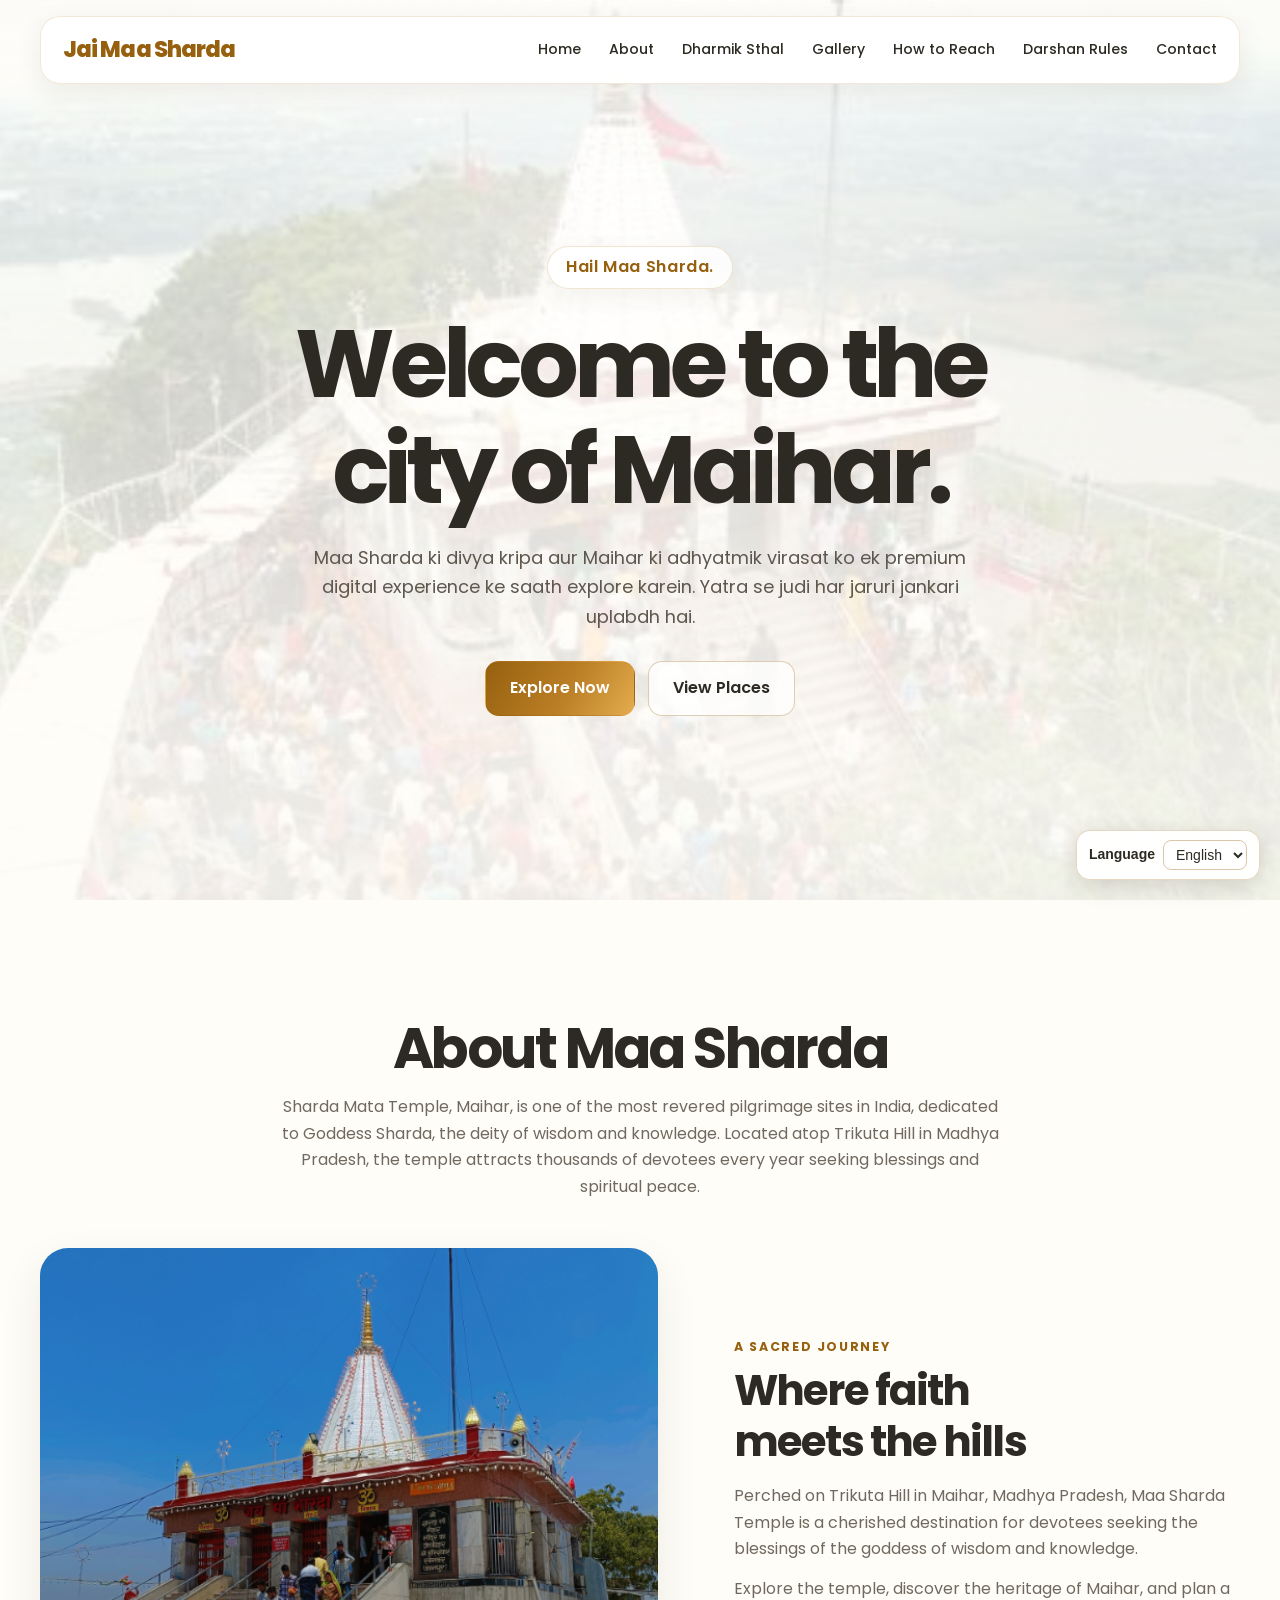
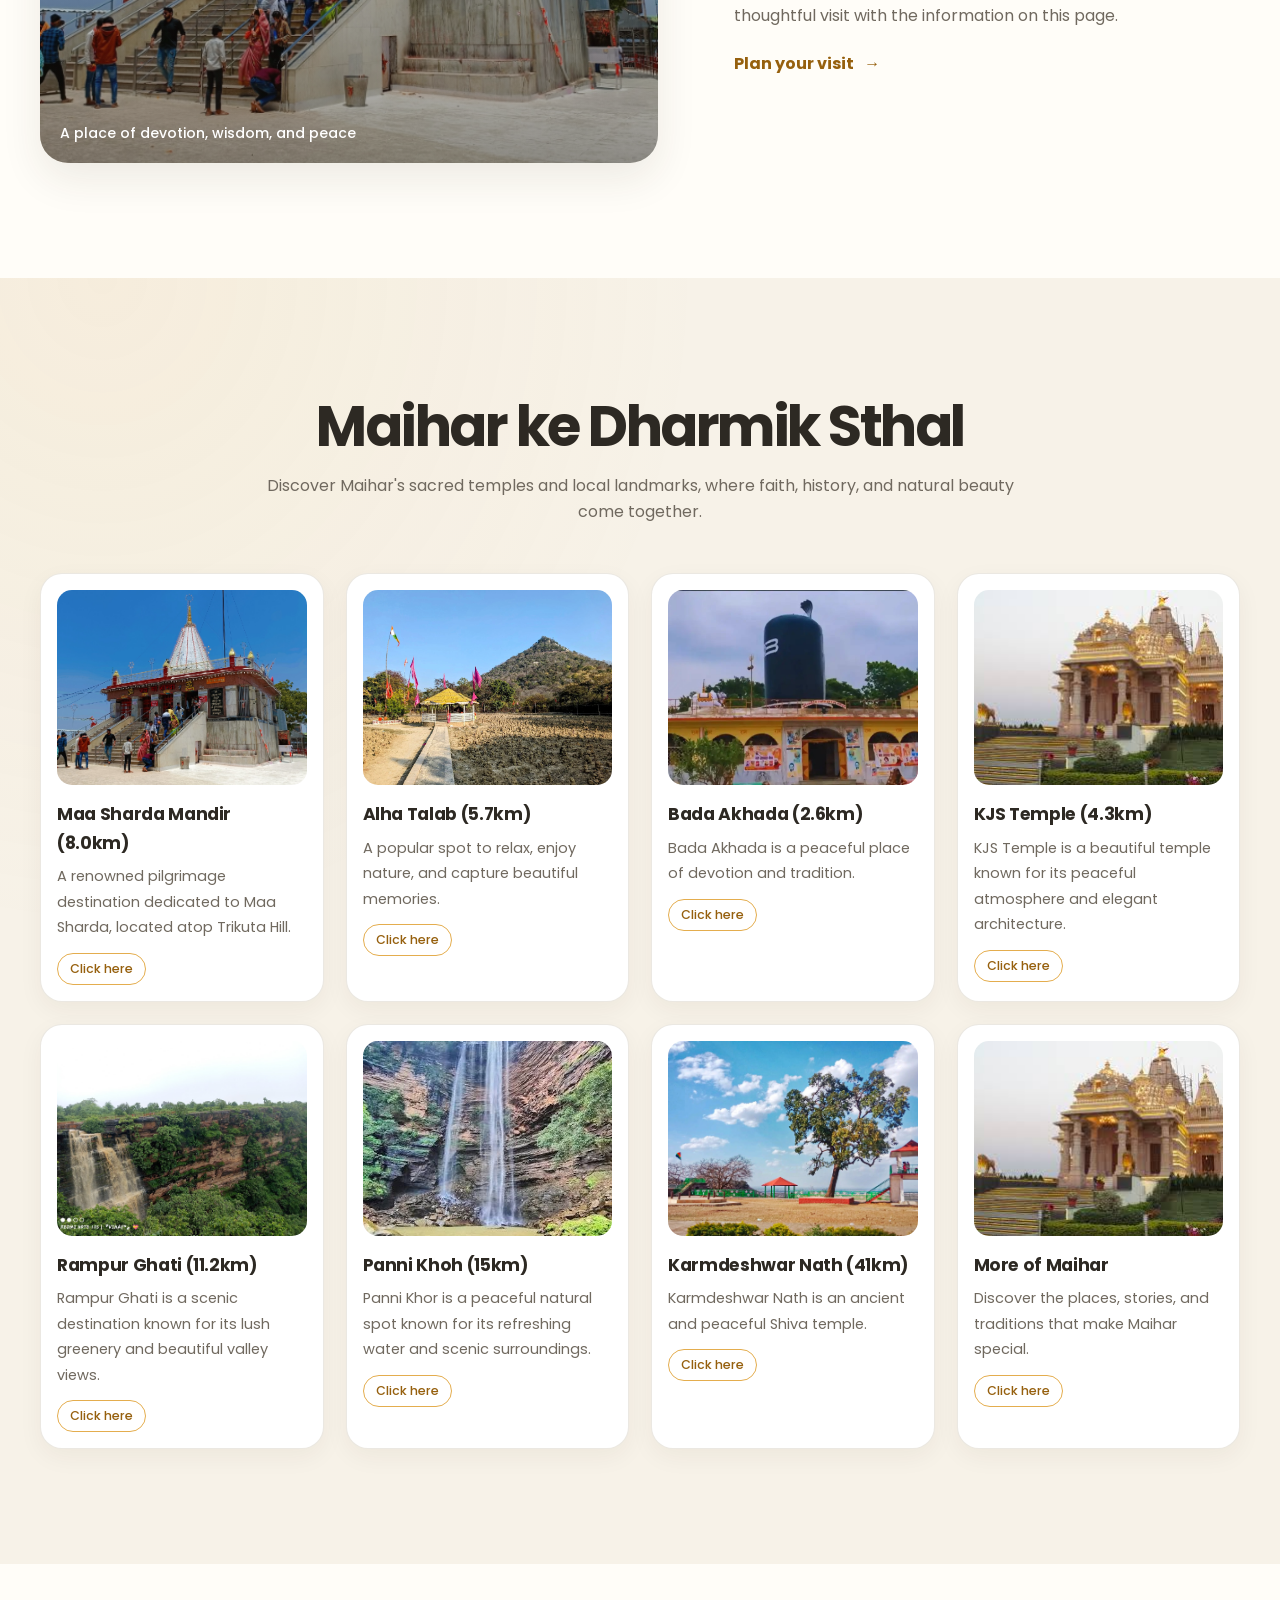
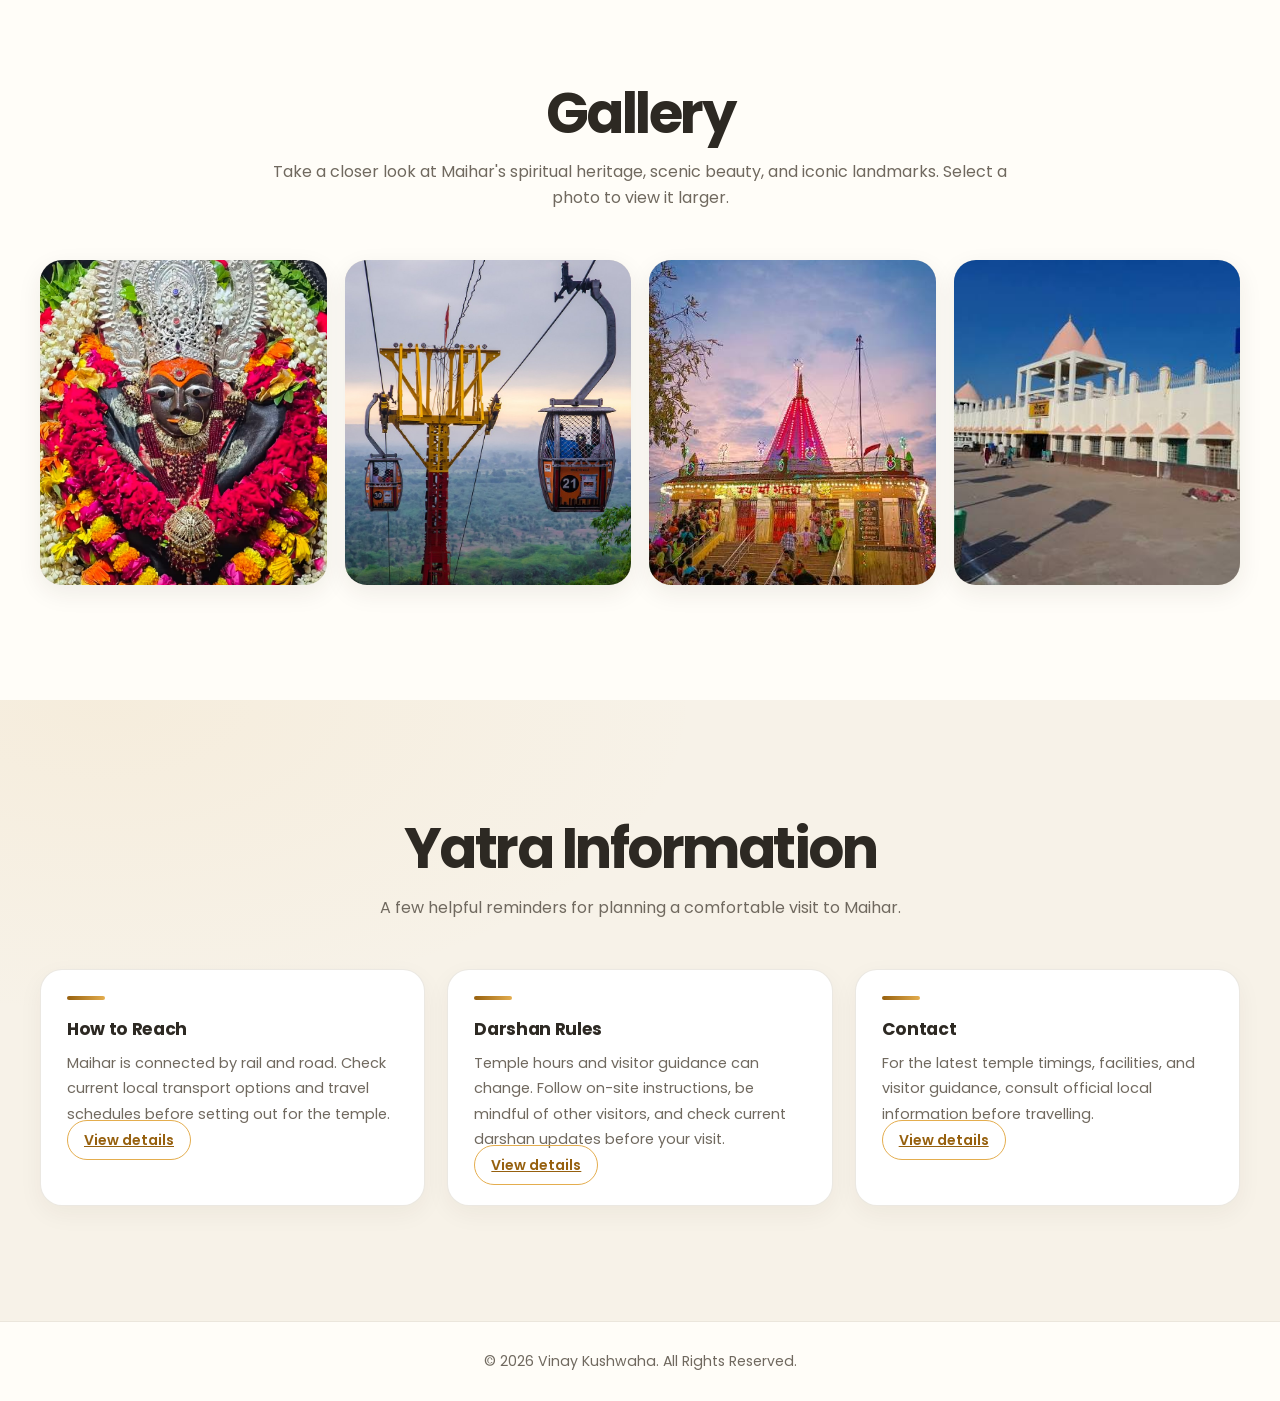
<file: index.html>
﻿<!DOCTYPE html>
<html lang="en">

<head>
  <meta charset="UTF-8" />
  <meta name="viewport" content="width=device-width, initial-scale=1.0" />
  <meta name="theme-color" content="#fffdf8" />
  <meta name="description" content="Discover Maa Sharda Temple, Maihar's sacred places, local attractions, and useful yatra information." />
  <title>Maa Sharda | Maihar</title>
  <link rel="stylesheet" href="style.css" />
  <link rel="stylesheet" href="language.css" />
  <link rel="preconnect" href="https://fonts.googleapis.com">
  <link rel="preconnect" href="https://fonts.gstatic.com" crossorigin>
  <link href="https://fonts.googleapis.com/css2?family=Poppins:wght@300;400;500;600;700;800&display=swap"
    rel="stylesheet">
</head>

<body>

  <div class="scroll-progress" aria-hidden="true"><span></span></div>

  <header class="navbar">
    <a class="logo" href="#home" aria-label="Jai Maa Sharda home">Jai Maa Sharda</a>
    <nav id="primary-navigation" aria-label="Main navigation">
      <a href="#home">Home</a>
      <a href="#about">About</a>
      <a href="#places">Dharmik Sthal</a>
      <a href="#gallery">Gallery</a>
      <a href="./how-to-reach/how-to-reach.html">How to Reach</a>
      <a href="./darshan-rule/darshan_rule.html">Darshan Rules</a>
      <a href="./contact/contact.html">Contact</a>
    </nav>
    <button class="menu-toggle" type="button" aria-label="Open navigation menu" aria-controls="primary-navigation" aria-expanded="false">
      <span></span><span></span><span></span>
    </button>
  </header>

  <div class="language-control" role="group">
    <label id="language-label" for="site-language">Language</label>
    <select id="site-language" aria-label="Choose language">
      <option value="en">English</option>
      <option value="hi">हिन्दी</option>
    </select>
  </div>

  <section id="home" class="hero">
    <div class="hero-overlay"></div>
    <div class="hero-content reveal">
      <p class="tag" lang="hi">जय माँ शारदा</p>
      <h1 lang="hi">मैहर नगरी में आपका स्वागत है।</h1>
      <p class="hero-text">
        Maa Sharda ki divya kripa aur Maihar ki adhyatmik virasat ko ek premium digital experience ke saath explore
        karein. Yatra se judi har jaruri jankari uplabdh hai.
      </p>
      <div class="hero-actions">
        <a href="#about" class="btn primary">Explore Now</a>
        <a href="#places" class="btn secondary">View Places</a>
      </div>
    </div>
  </section>

  <section id="about" class="section">
    <div class="section-title reveal">
      <h2>About Maa Sharda</h2>
      <p>Sharda Mata Temple, Maihar, is one of the most revered pilgrimage sites in India, dedicated to Goddess Sharda,
        the deity of wisdom and knowledge. Located atop Trikuta Hill in Madhya Pradesh, the temple attracts thousands of
        devotees every year seeking blessings and spiritual peace.</p>
    </div>
    <div class="about-grid">
      <div class="about-image reveal">
        <img src="img1.jpg" alt="Maa Sharda Temple, a sacred landmark in Maihar" loading="lazy">
        <span class="image-caption">A place of devotion, wisdom, and peace</span>
      </div>
      <div class="about-copy reveal delay1">
        <span class="eyebrow">A sacred journey</span>
        <h3>Where faith meets the hills</h3>
        <p>Perched on Trikuta Hill in Maihar, Madhya Pradesh, Maa Sharda Temple is a cherished destination for devotees seeking the blessings of the goddess of wisdom and knowledge.</p>
        <p>Explore the temple, discover the heritage of Maihar, and plan a thoughtful visit with the information on this page.</p>
        <a class="text-link" href="#info">Plan your visit <span aria-hidden="true">→</span></a>
      </div>
    </div>
  </section>

  <section id="places" class="section dark">
    <div class="section-title reveal">
      <h2>Maihar ke Dharmik Sthal</h2>
      <p>Discover Maihar's sacred temples and local landmarks, where faith, history, and natural beauty come together.</p>
    </div>
    <div class="card-grid">
      <div class="place-card reveal">
        <img src="img1.jpg" alt="Maa Sharda Temple in Maihar" loading="lazy">
        <h3>Maa Sharda Mandir (8.0km)</h3>
        <p>A renowned pilgrimage destination dedicated to Maa Sharda, located atop Trikuta Hill.</p>
        <button class="place-photo-button" type="button" data-full-image="img1.jpg" data-image-alt="Maa Sharda Temple in Maihar" aria-label="Click here to view photo: Maa Sharda Temple in Maihar">Click here</button>
      </div>
      <div class="place-card reveal delay1">
        <img src="img2.jpg" alt="Alha Talab in Maihar" loading="lazy">
        <h3>Alha Talab (5.7km)</h3>
        <p>A popular spot to relax, enjoy nature, and capture beautiful memories.</p>
        <button class="place-photo-button" type="button" data-full-image="img2.jpg" data-image-alt="Alha Talab in Maihar" aria-label="Click here to view photo: Alha Talab in Maihar">Click here</button>
      </div>
      <div class="place-card reveal delay2">
        <img src="img3.jpg" alt="Bada Akhada in Maihar" loading="lazy">
        <h3>Bada Akhada (2.6km)</h3>
        <p>Bada Akhada is a peaceful place of devotion and tradition.</p>
        <button class="place-photo-button" type="button" data-full-image="img3.jpg" data-image-alt="Bada Akhada in Maihar" aria-label="Click here to view photo: Bada Akhada in Maihar">Click here</button>
      </div>
      <div class="place-card reveal delay3">
        <img src="img4.jpg" alt="KJS Temple in Maihar" loading="lazy">
        <h3>KJS Temple (4.3km)</h3>
        <p>KJS Temple is a beautiful temple known for its peaceful atmosphere and elegant architecture.</p>
        <button class="place-photo-button" type="button" data-full-image="img4.jpg" data-image-alt="KJS Temple in Maihar" aria-label="Click here to view photo: KJS Temple in Maihar">Click here</button>
      </div>
    </div>
    <div class="card-grid">
      <div class="place-card reveal">
        <img src="img5.jpg" alt="Scenic views of Rampur Ghati" loading="lazy">
        <h3>Rampur Ghati (11.2km)</h3>
        <p>Rampur Ghati is a scenic destination known for its lush greenery and beautiful valley views.</p>
        <button class="place-photo-button" type="button" data-full-image="img5.jpg" data-image-alt="Scenic views of Rampur Ghati" aria-label="Click here to view photo: Rampur Ghati">Click here</button>
      </div>
      <div class="place-card reveal delay1">
        <img src="img6.jpg" alt="Natural surroundings at Panni Khor" loading="lazy">
        <h3>Panni Khoh (15km)</h3>
        <p>Panni Khor is a peaceful natural spot known for its refreshing water and scenic surroundings.</p>
        <button class="place-photo-button" type="button" data-full-image="img6.jpg" data-image-alt="Natural surroundings at Panni Khor" aria-label="Click here to view photo: Panni Khor">Click here</button>
      </div>
      <div class="place-card reveal delay2">
        <img src="img7.jpg" alt="Karmdeshwar Nath Temple" loading="lazy">
        <h3>Karmdeshwar Nath (41km)</h3>
        <p>Karmdeshwar Nath is an ancient and peaceful Shiva temple.</p>
        <button class="place-photo-button" type="button" data-full-image="img7.jpg" data-image-alt="Karmdeshwar Nath Temple" aria-label="Click here to view photo: Karmdeshwar Nath Temple">Click here</button>
      </div>
      <div class="place-card reveal delay3">
        <img src="img4.jpg" alt="KJS Temple in Maihar" loading="lazy">
        <h3>More of Maihar</h3>
        <p>Discover the places, stories, and traditions that make Maihar special.</p>
        <button class="place-photo-button" type="button" data-full-image="img4.jpg" data-image-alt="KJS Temple in Maihar" aria-label="Click here to view photo: KJS Temple in Maihar">Click here</button>
      </div>
    </div>
  </section>

  <section id="gallery" class="section">
    <div class="section-title reveal">
      <h2>Gallery</h2>
      <p>Take a closer look at Maihar's spiritual heritage, scenic beauty, and iconic landmarks. Select a photo to view it larger.</p>
    </div>
    <div class="gallery-grid">
      <button class="gallery-item reveal" type="button" data-full-image="gallery1.jpg" data-image-alt="A view of Maihar's spiritual heritage" aria-label="Enlarge photo: Maihar's spiritual heritage"><img src="gallery1.jpg" alt="A view of Maihar's spiritual heritage" loading="lazy"></button>
      <button class="gallery-item reveal delay1" type="button" data-full-image="gallery2.jpg" data-image-alt="A scenic glimpse of Maihar" aria-label="Enlarge photo: scenic Maihar"><img src="gallery2.jpg" alt="A scenic glimpse of Maihar" loading="lazy"></button>
      <button class="gallery-item reveal delay2" type="button" data-full-image="gallery3.jpg" data-image-alt="A landmark in Maihar" aria-label="Enlarge photo: a Maihar landmark"><img src="gallery3.jpg" alt="A landmark in Maihar" loading="lazy"></button>
      <button class="gallery-item reveal delay3" type="button" data-full-image="gallery4.jpg" data-image-alt="The beauty of Maihar" aria-label="Enlarge photo: the beauty of Maihar"><img src="gallery4.jpg" alt="The beauty of Maihar" loading="lazy"></button>
    </div>
  </section>

  <dialog class="lightbox" aria-label="Enlarged gallery photo">
    <button class="lightbox-close" type="button" aria-label="Close enlarged photo">×</button>
    <img alt="">
    <p class="lightbox-caption"></p>
  </dialog>

  <section id="info" class="section dark">
    <div class="section-title reveal">
      <h2>Yatra Information</h2>
      <p>A few helpful reminders for planning a comfortable visit to Maihar.</p>
    </div>
    <div class="info-grid">
      <div class="info-box reveal">
        <h3>How to Reach</h3>
        <p>Maihar is connected by rail and road. Check current local transport options and travel schedules before setting out for the temple.</p>
       <a href="./how-to-reach/how-to-reach.html" class="info-action">
          View details</a>
      </div>
      <div class="info-box reveal delay1">
        <h3>Darshan Rules</h3>
        <p>Temple hours and visitor guidance can change. Follow on-site instructions, be mindful of other visitors, and check current darshan updates before your visit.</p>
        <a href="./darshan-rule/darshan_rule.html" class="info-action">
          View details</a>
      </div>
      <div class="info-box reveal delay2">
        <h3>Contact</h3>
        <p>For the latest temple timings, facilities, and visitor guidance, consult official local information before travelling.</p>
        <a href="./contact/contact.html" class="info-action">
          View details</a>
      </div>
    </div>
  </section>

  <footer class="footer">
    <p>© <span id="current-year">2026</span> Vinay Kushwaha. All Rights Reserved.</p>
  </footer>

  <button class="back-to-top" type="button" aria-label="Back to top">↑</button>
  <script src="script.js"></script>
  <script src="language.js"></script>
</body>

</html>
</file>
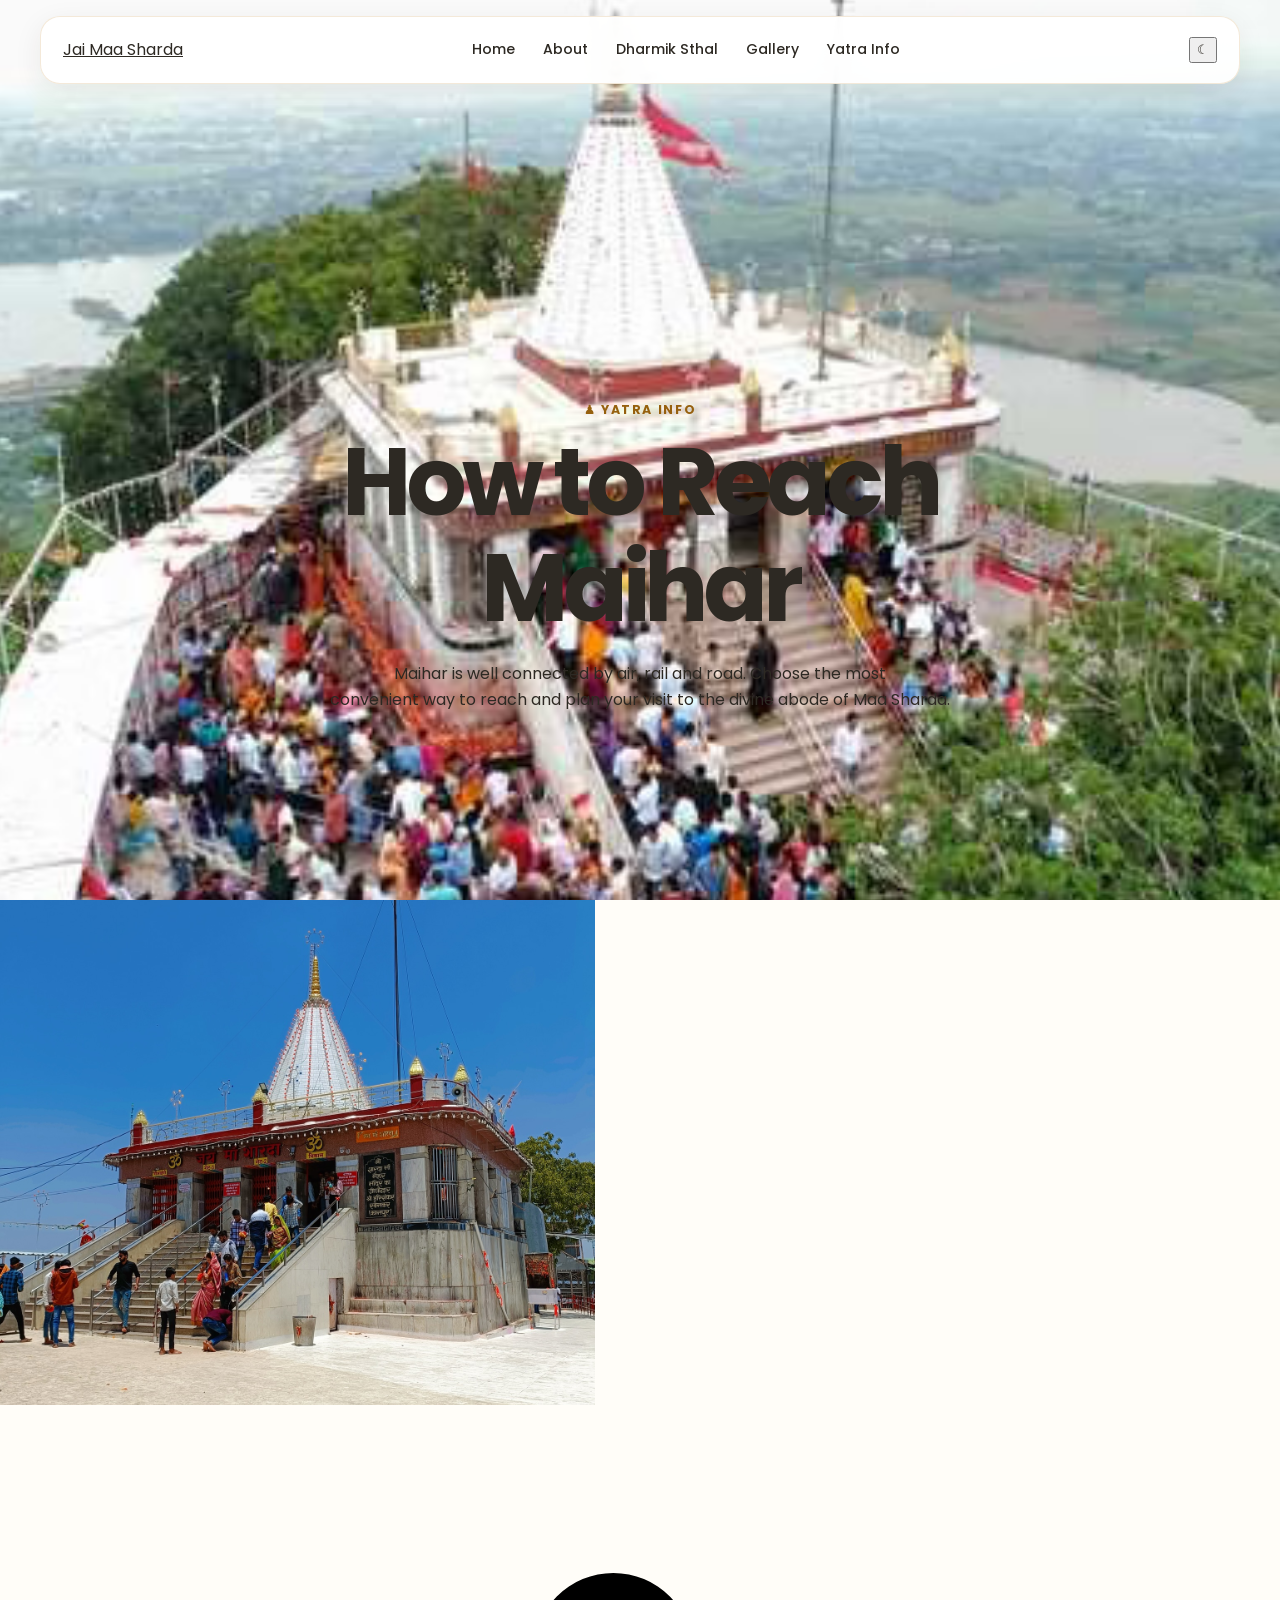
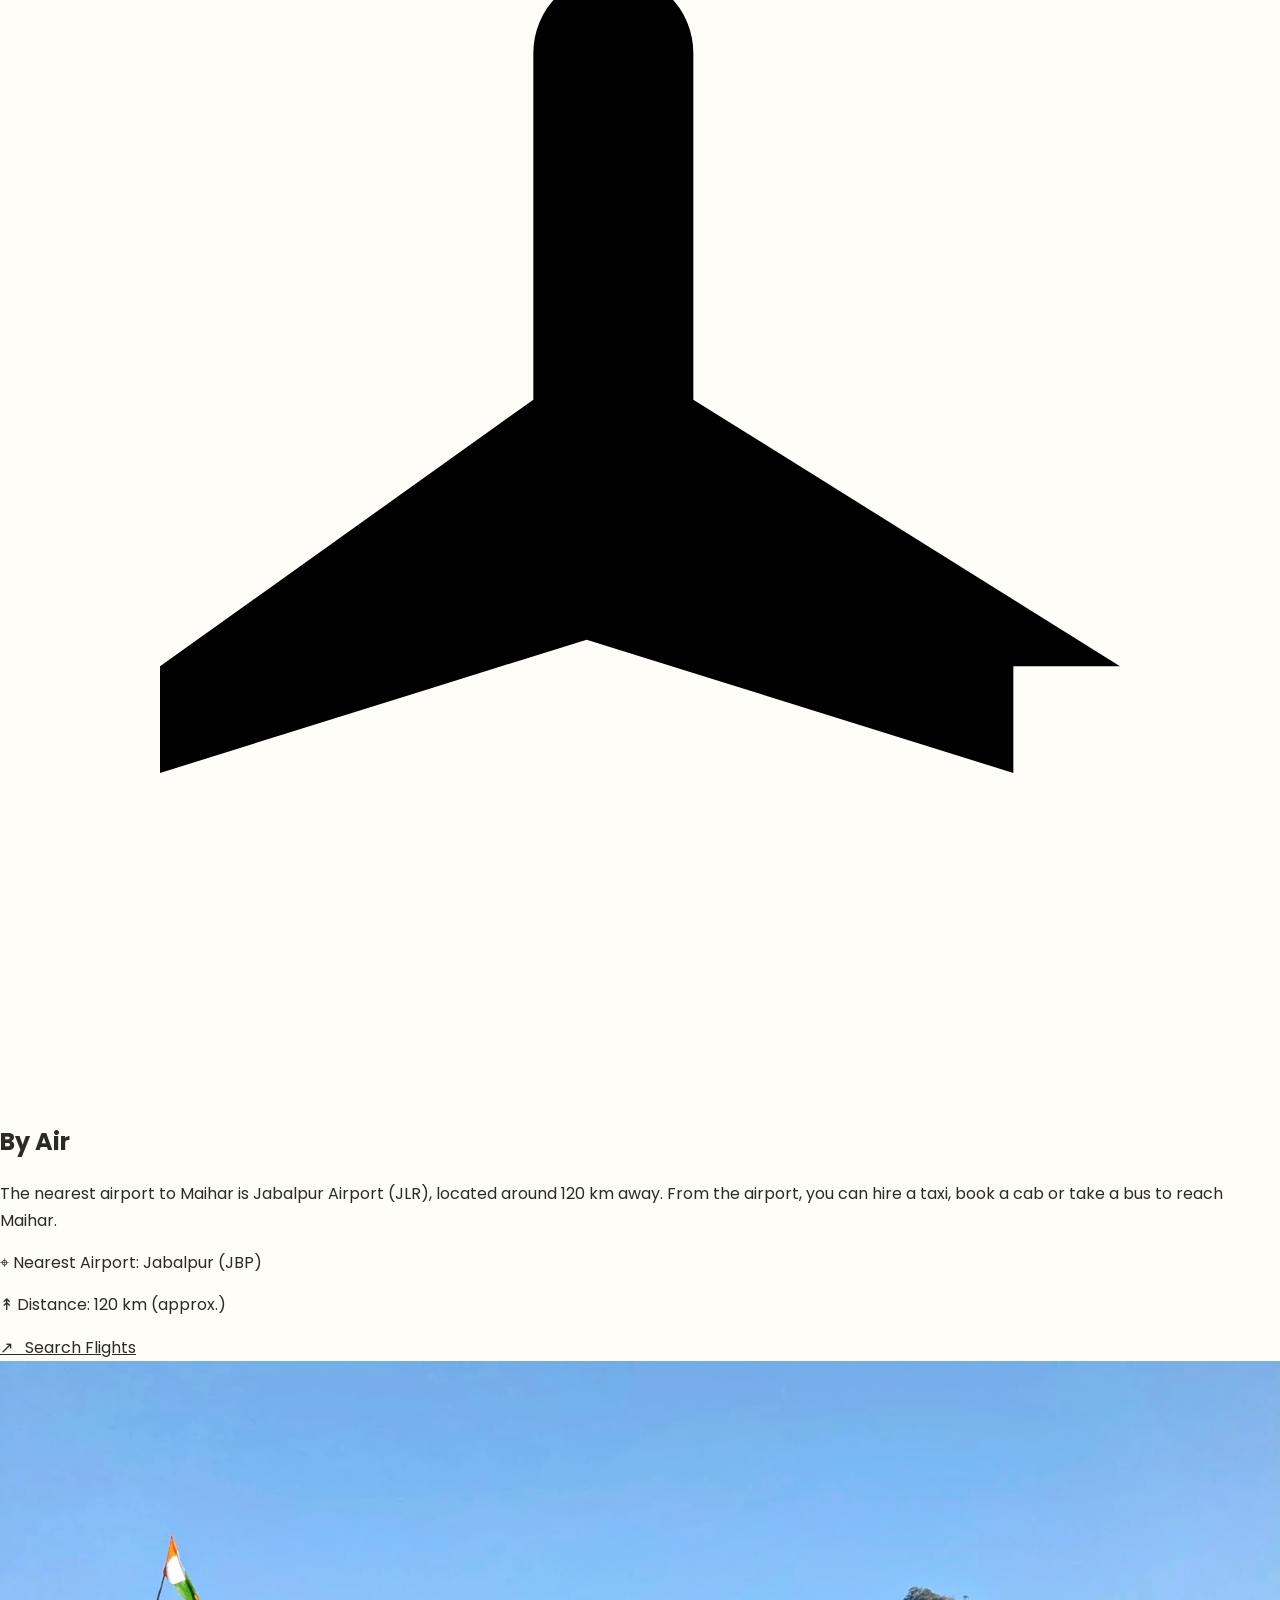
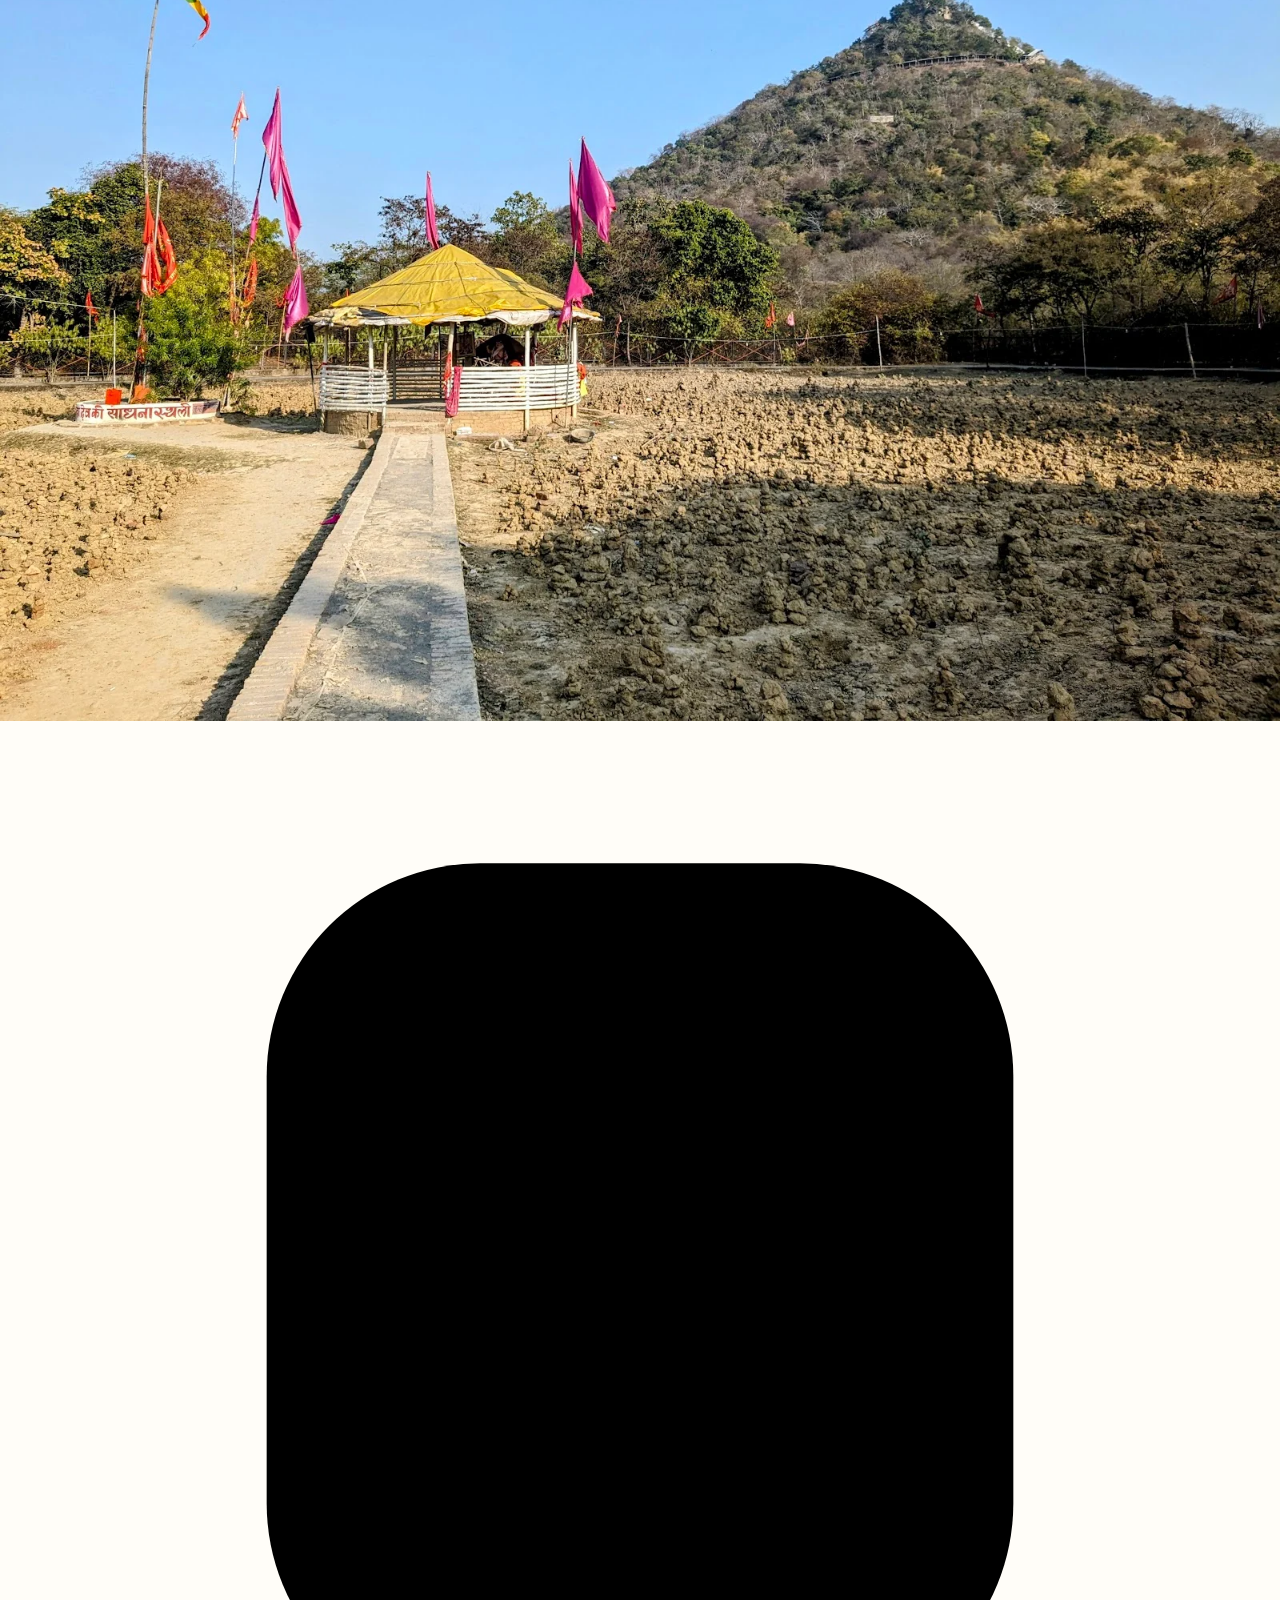
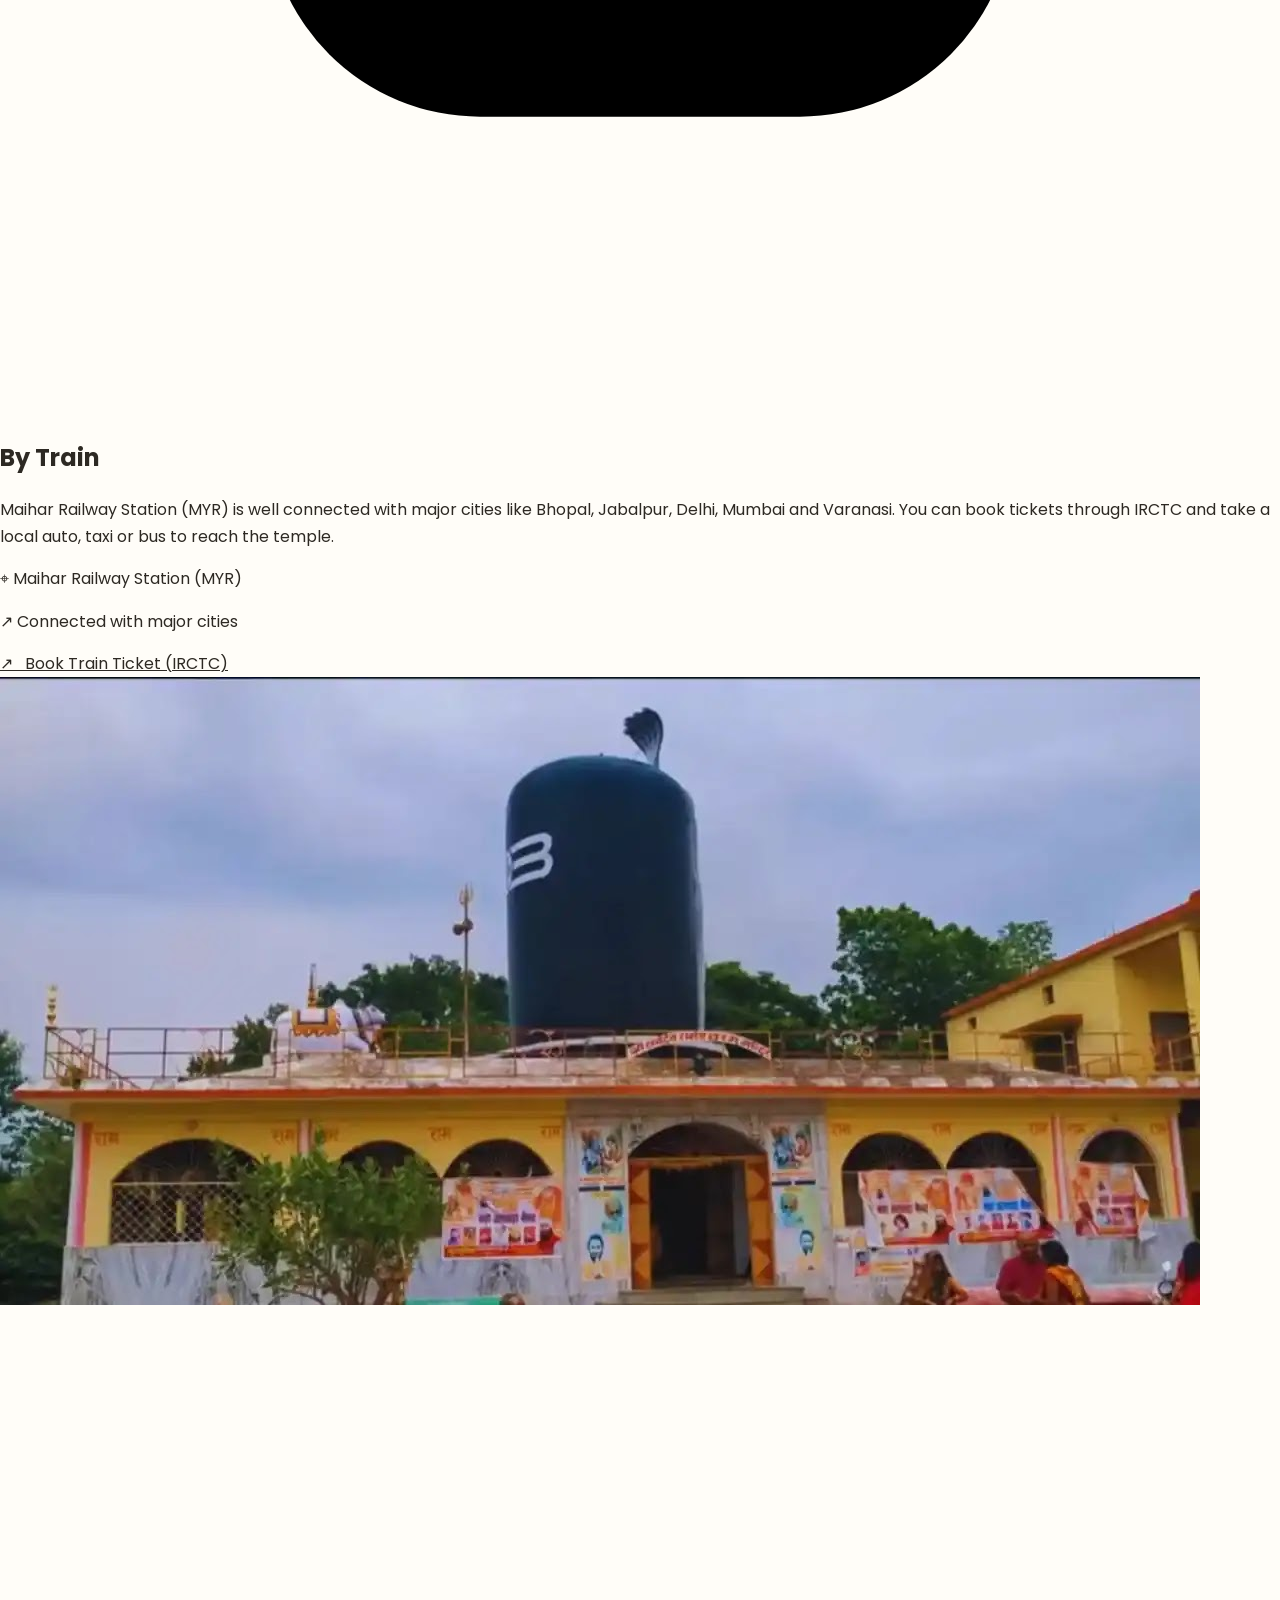
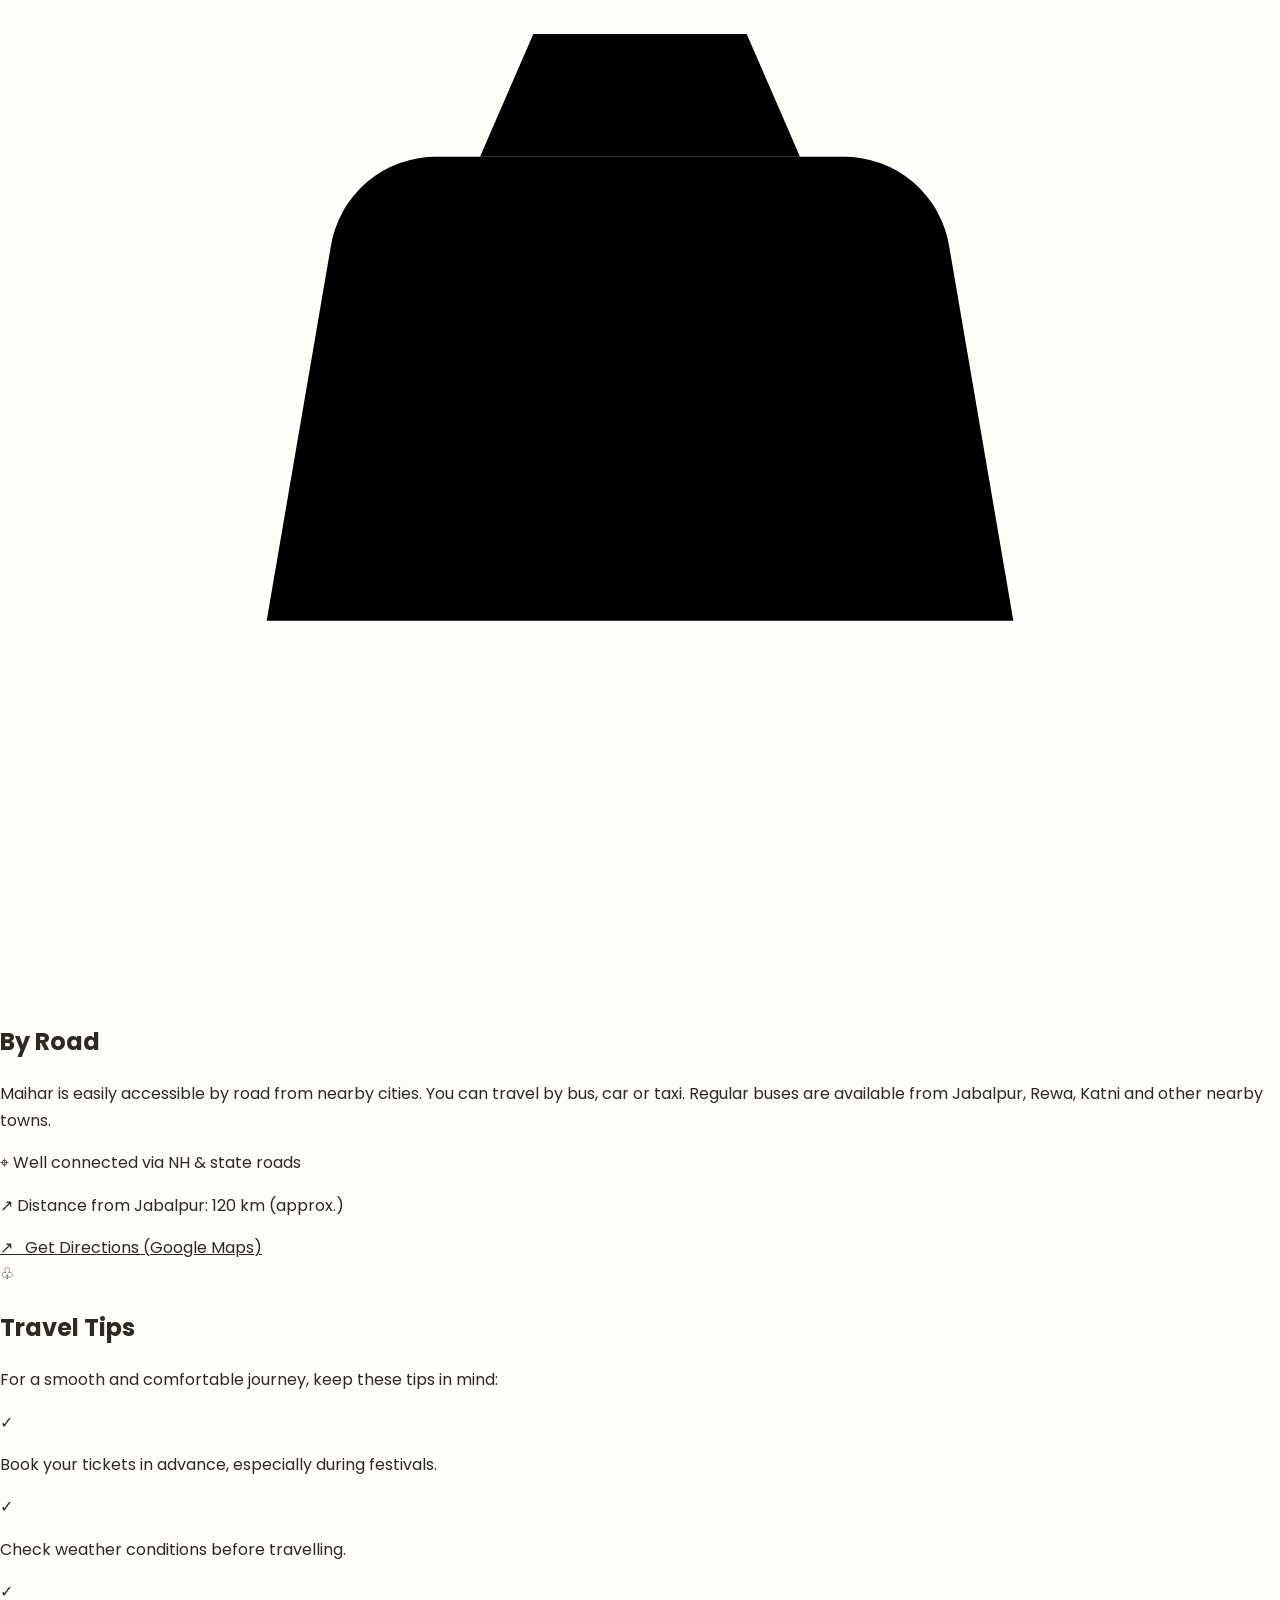
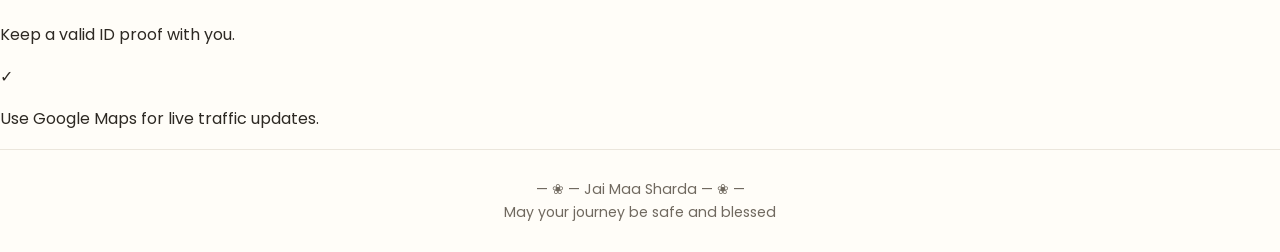
<file: how-to-reach.html>
<!DOCTYPE html>
<html lang="en">
<head>
  <meta charset="UTF-8">
  <meta name="viewport" content="width=device-width, initial-scale=1.0">
  <meta name="theme-color" content="#faf5eb">
  <title>How to Reach Maihar | Jai Maa Sharda</title>
  <link rel="preconnect" href="https://fonts.googleapis.com">
  <link rel="preconnect" href="https://fonts.gstatic.com" crossorigin>
  <link href="https://fonts.googleapis.com/css2?family=Poppins:wght@400;500;600;700;800&family=Allura&display=swap" rel="stylesheet">
  <link rel="stylesheet" href="style.css">
</head>
<body>
  <header class="navbar">
    <a class="brand" href="index.html">Jai Maa Sharda</a>
    <nav class="nav-links" id="navLinks">
      <a href="/Jai_mata_di/index.html">Home</a>
      <a href="/Jai_mata_di/index.html#about">About</a>
      <a href="dharmik-sthal.html">Dharmik Sthal</a>
      <a href="index.html#gallery">Gallery</a>
      <a class="active" href="how-to-reach.html">Yatra Info</a>
    </nav>
    <button class="theme-toggle" id="themeToggle" aria-label="Toggle dark mode">☾</button>
    <button class="menu-toggle" id="menuToggle" aria-label="Open navigation" aria-expanded="false">☰</button>
  </header>

  <main>
    <section class="hero">
      <div class="hero-image"></div>
      <div class="hero-content">
        <span class="eyebrow"><span class="pin">♟</span> Yatra Info</span>
        <h1>How to Reach Maihar</h1>
        <p>Maihar is well connected by air, rail and road. Choose the most<br class="desktop-break"> convenient way to reach and plan your visit to the divine abode of Maa Sharda.</p>
      </div>
    </section>

    <section class="travel-cards" aria-label="Travel options">
      <article class="travel-card">
        <img class="travel-photo" src="./img1.jpg" alt="Passenger airplane flying above clouds">
        <div class="travel-main">
          <div class="round-icon" aria-hidden="true">
            <svg viewBox="0 0 24 24"><path d="M21 16 13 11V4.5a1.5 1.5 0 0 0-3 0V11l-7 5v2l8-2.5L19 18v-2Z"/></svg>
          </div>
          <h2>By Air</h2>
          <p>The nearest airport to Maihar is Jabalpur Airport (JLR), located around 120 km away. From the airport, you can hire a taxi, book a cab or take a bus to reach Maihar.</p>
        </div>
        <div class="card-meta">
          <p><span>⌖</span> Nearest Airport: Jabalpur (JBP)</p>
          <p><span>↟</span> Distance: 120 km (approx.)</p>
        </div>
        <a class="action-link" href="https://www.google.com/travel/flights/">↗ &nbsp; Search Flights</a>
      </article>

      <article class="travel-card">
        <img class="travel-photo" src="./img2.jpg" alt="Train on railway tracks">
        <div class="travel-main">
          <div class="round-icon" aria-hidden="true">
            <svg viewBox="0 0 24 24"><rect x="5" y="2.5" width="14" height="16" rx="4"/><path d="M8 6h8M8 11h.01M16 11h.01M8 18.5l-2 3M16 18.5l2 3M8 15h8"/></svg>
          </div>
          <h2>By Train</h2>
          <p>Maihar Railway Station (MYR) is well connected with major cities like Bhopal, Jabalpur, Delhi, Mumbai and Varanasi. You can book tickets through IRCTC and take a local auto, taxi or bus to reach the temple.</p>
        </div>
        <div class="card-meta">
          <p><span>⌖</span> Maihar Railway Station (MYR)</p>
          <p><span>↗</span> Connected with major cities</p>
        </div>
        <a class="action-link" href="https://www.irctc.co.in/nget/train-search">↗ &nbsp; Book Train Ticket (IRCTC)</a>
      </article>

      <article class="travel-card">
        <img class="travel-photo" src="./img3.jpg" alt="Scenic road through green hills">
        <div class="travel-main">
          <div class="round-icon" aria-hidden="true">
            <svg viewBox="0 0 24 24"><path d="M5 17h14l-1.2-7a2 2 0 0 0-2-1.7H8.2a2 2 0 0 0-2 1.7L5 17Z"/><path d="M7 17v2M17 17v2M7 12h10M8 15h.01M16 15h.01M9 8.3 10 6h4l1 2.3"/></svg>
          </div>
          <h2>By Road</h2>
          <p>Maihar is easily accessible by road from nearby cities. You can travel by bus, car or taxi. Regular buses are available from Jabalpur, Rewa, Katni and other nearby towns.</p>
        </div>
        <div class="card-meta">
          <p><span>⌖</span> Well connected via NH & state roads</p>
          <p><span>↗</span> Distance from Jabalpur: 120 km (approx.)</p>
        </div>
        <a class="action-link" href="https://www.google.com/maps/dir/?api=1&destination=Maihar%2C+Madhya+Pradesh">↗ &nbsp; Get Directions (Google Maps)</a>
      </article>
    </section>

    <section class="tips">
      <div class="tips-heading">
        <div class="bulb">♧</div>
        <div><h2>Travel Tips</h2><p>For a smooth and comfortable journey, keep these tips in mind:</p></div>
      </div>
      <div class="tip"><span>✓</span><p>Book your tickets in advance, especially during festivals.</p></div>
      <div class="tip"><span>✓</span><p>Check weather conditions before travelling.</p></div>
      <div class="tip"><span>✓</span><p>Keep a valid ID proof with you.</p></div>
      <div class="tip"><span>✓</span><p>Use Google Maps for live traffic updates.</p></div>
    </section>
  </main>

  <footer class="footer">
    <div class="footer-title"><span>— ❀ —</span> Jai Maa Sharda <span>— ❀ —</span></div>
    <p>May your journey be safe and blessed</p>
  </footer>
  <script src="script.js"></script>
</body>
</html>
</file>
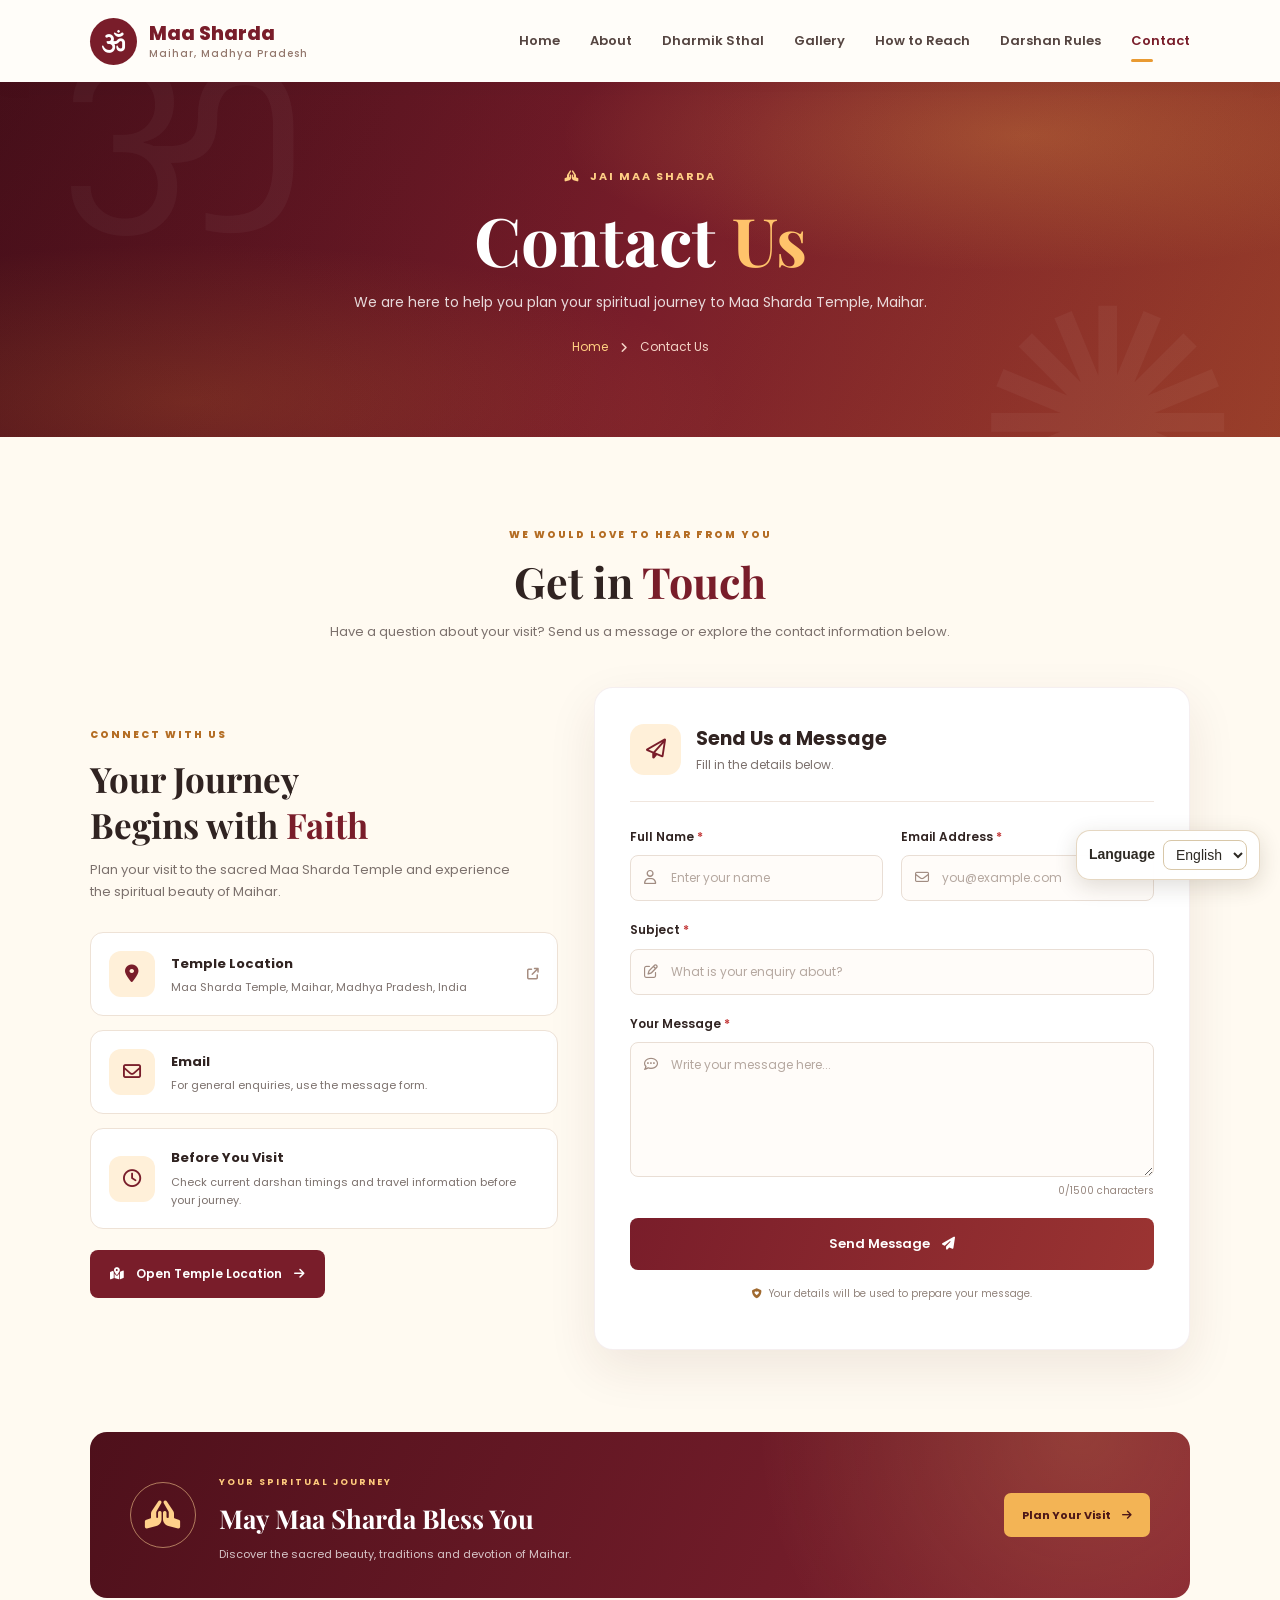
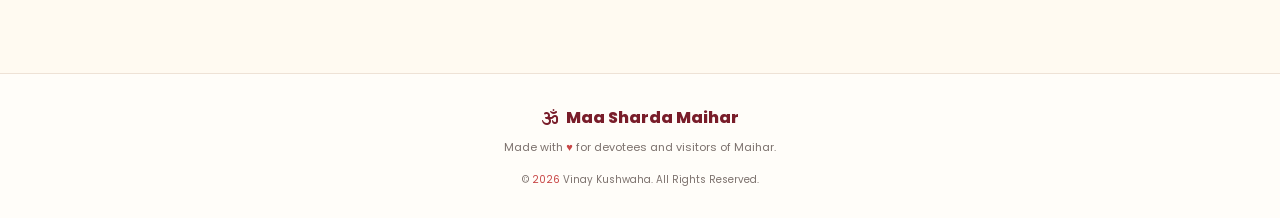
<file: contact/contact.html>
<!DOCTYPE html>
<html lang="en">
<head>
  <meta charset="UTF-8">
  <meta name="viewport" content="width=device-width, initial-scale=1.0">
  <meta name="theme-color" content="#7b1725">
  <title>Contact Us | Maa Sharda Maihar</title>
  <link rel="stylesheet" href="style.css">
  <link rel="stylesheet" href="../language.css">
  <link rel="preconnect" href="https://fonts.googleapis.com">
  <link href="https://fonts.googleapis.com/css2?family=Poppins:wght@300;400;500;600;700;800&family=Playfair+Display:wght@600;700;800&display=swap" rel="stylesheet">
  <link rel="stylesheet" href="https://cdnjs.cloudflare.com/ajax/libs/font-awesome/6.5.2/css/all.min.css">
</head>
<body>

  <header class="navbar">
    <a href="../index.html" class="brand">
      <span class="brand-icon"><i class="fa-solid fa-om"></i></span>
      <span>Maa Sharda <small>Maihar, Madhya Pradesh</small></span>
    </a>

    <button class="menu-toggle" id="menuToggle" type="button" aria-label="Open navigation" aria-controls="navLinks" aria-expanded="false">
      <i class="fa-solid fa-bars"></i>
    </button>

    <nav class="nav-links" id="navLinks" aria-label="Main navigation">
      <a href="../index.html#home">Home</a>
      <a href="../index.html#about">About</a>
      <a href="../index.html#places">Dharmik Sthal</a>
      <a href="../index.html#gallery">Gallery</a>
      <a href="../how-to-reach/how-to-reach.html">How to Reach</a>
      <a href="../darshan-rule/darshan_rule.html">Darshan Rules</a>
      <a href="contact.html" class="active" aria-current="page">Contact</a>
    </nav>
  </header>

  <div class="language-control" role="group">
    <label id="language-label" for="site-language">Language</label>
    <select id="site-language" aria-label="Choose language">
      <option value="en">English</option>
      <option value="hi">हिन्दी</option>
    </select>
  </div>

  <main>
    <section class="hero">
      <div class="hero-overlay"></div>
      <div class="hero-content">
        <span class="eyebrow"><i class="fa-solid fa-hands-praying"></i> Jai Maa Sharda</span>
        <h1>Contact <span>Us</span></h1>
        <p>We are here to help you plan your spiritual journey to Maa Sharda Temple, Maihar.</p>
        <div class="breadcrumb">
          <a href="../index.html">Home</a>
          <i class="fa-solid fa-angle-right"></i>
          <span>Contact Us</span>
        </div>
      </div>
    </section>

    <section class="contact-section section">
      <div class="section-heading">
        <span class="section-label">WE WOULD LOVE TO HEAR FROM YOU</span>
        <h2>Get in <span>Touch</span></h2>
        <p>Have a question about your visit? Send us a message or explore the contact information below.</p>
      </div>

      <div class="contact-layout">
        <div class="contact-info">
          <div class="info-heading">
            <span class="mini-label">CONNECT WITH US</span>
            <h3>Your Journey<br>Begins with <span>Faith</span></h3>
            <p>Plan your visit to the sacred Maa Sharda Temple and experience the spiritual beauty of Maihar.</p>
          </div>

          <a class="info-card" href="https://www.google.com/maps/search/?api=1&query=Maa+Sharda+Temple+Maihar" target="_blank" rel="noopener noreferrer">
            <span class="info-icon"><i class="fa-solid fa-location-dot"></i></span>
            <span class="info-text">
              <strong>Temple Location</strong>
              <small>Maa Sharda Temple, Maihar, Madhya Pradesh, India</small>
            </span>
            <i class="fa-solid fa-arrow-up-right-from-square card-arrow"></i>
          </a>

          <div class="info-card">
            <span class="info-icon"><i class="fa-regular fa-envelope"></i></span>
            <span class="info-text">
              <strong>Email</strong>
              <small>For general enquiries, use the message form.</small>
            </span>
          </div>

          <div class="info-card">
            <span class="info-icon"><i class="fa-regular fa-clock"></i></span>
            <span class="info-text">
              <strong>Before You Visit</strong>
              <small>Check current darshan timings and travel information before your journey.</small>
            </span>
          </div>

          <a class="map-button" href="https://www.google.com/maps/search/?api=1&query=Maa+Sharda+Temple+Maihar" target="_blank" rel="noopener noreferrer">
            <i class="fa-solid fa-map-location-dot"></i> Open Temple Location <i class="fa-solid fa-arrow-right"></i>
          </a>
        </div>

        <div class="form-card">
          <div class="form-title">
            <span class="form-icon"><i class="fa-regular fa-paper-plane"></i></span>
            <div>
              <h3>Send Us a Message</h3>
              <p>Fill in the details below.</p>
            </div>
          </div>

          <form id="contactForm">
            <div class="form-row">
              <div class="field">
                <label for="name">Full Name <span>*</span></label>
                <div class="input-wrap">
                  <i class="fa-regular fa-user"></i>
                  <input type="text" id="name" name="name" placeholder="Enter your name" required>
                </div>
              </div>

              <div class="field">
                <label for="email">Email Address <span>*</span></label>
                <div class="input-wrap">
                  <i class="fa-regular fa-envelope"></i>
                  <input type="email" id="email" name="email" placeholder="you@example.com" required>
                </div>
              </div>
            </div>

            <div class="field">
              <label for="subject">Subject <span>*</span></label>
              <div class="input-wrap">
                <i class="fa-regular fa-pen-to-square"></i>
                <input type="text" id="subject" name="subject" placeholder="What is your enquiry about?" required>
              </div>
            </div>

            <div class="field">
              <label for="message">Your Message <span>*</span></label>
              <div class="input-wrap textarea-wrap">
                <i class="fa-regular fa-comment-dots"></i>
                <textarea id="message" name="message" rows="5" maxlength="1500" placeholder="Write your message here..." required></textarea>
              </div>
              <small class="char-count"><span id="charCount">0</span>/1500 characters</small>
            </div>

            <button type="submit" class="submit-button">
              Send Message <i class="fa-solid fa-paper-plane"></i>
            </button>

            <p class="form-note"><i class="fa-solid fa-shield-heart"></i> Your details will be used to prepare your message.</p>
            <p id="formStatus" class="form-status" role="status" aria-live="polite"></p>
          </form>
        </div>
      </div>
    </section>

    <section class="visit-banner">
      <div class="visit-icon"><i class="fa-solid fa-hands-praying"></i></div>
      <div class="visit-copy">
        <span>YOUR SPIRITUAL JOURNEY</span>
        <h2>May Maa Sharda Bless You</h2>
        <p>Discover the sacred beauty, traditions and devotion of Maihar.</p>
      </div>
      <a href="../how-to-reach/how-to-reach.html" class="visit-button">Plan Your Visit <i class="fa-solid fa-arrow-right"></i></a>
    </section>
  </main>

  <footer class="footer">
    <a href="../index.html" class="footer-brand"><i class="fa-solid fa-om"></i> Maa Sharda Maihar</a>
    <p>Made with <span>♥</span> for devotees and visitors of Maihar.</p>
    <p class="copyright">© <span id="year"></span> Vinay Kushwaha. All Rights Reserved.</p>
  </footer>

  <script src="script.js"></script>
  <script src="../language.js"></script>
</body>
</html>
</file>
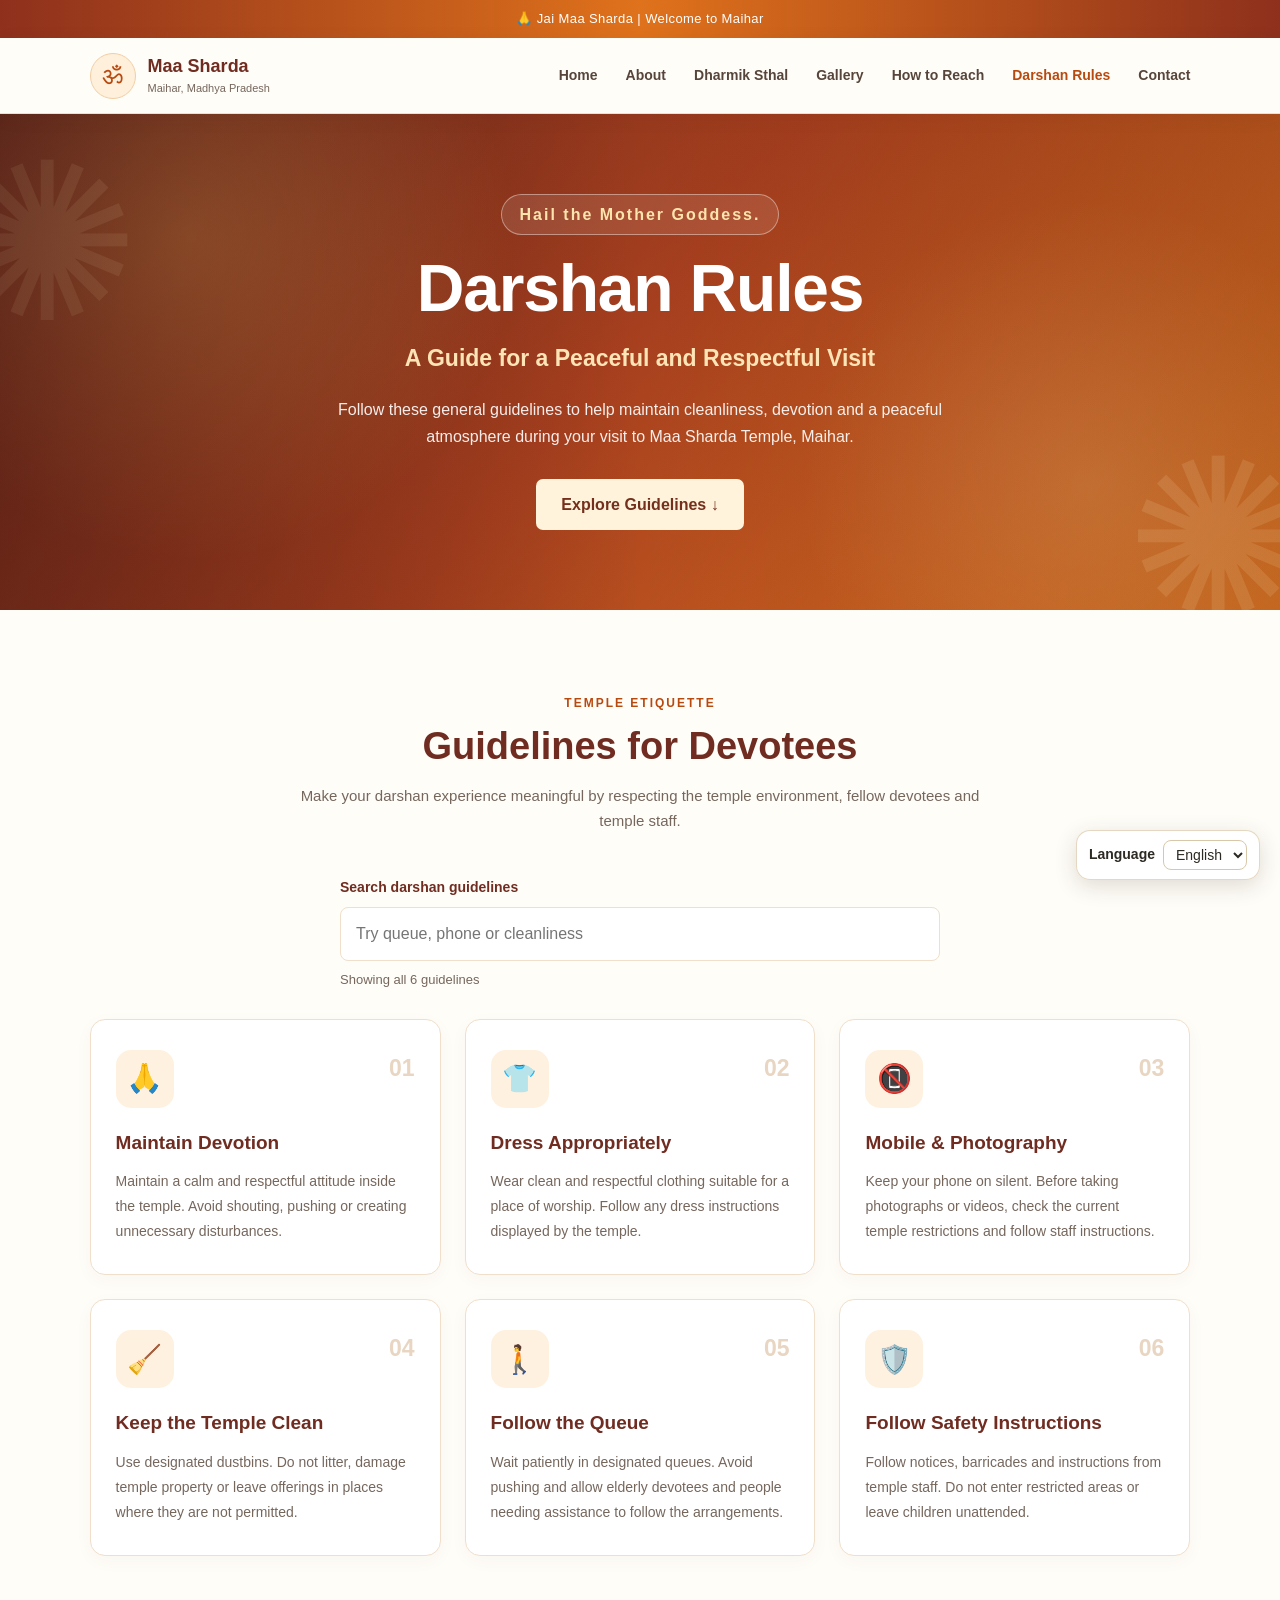
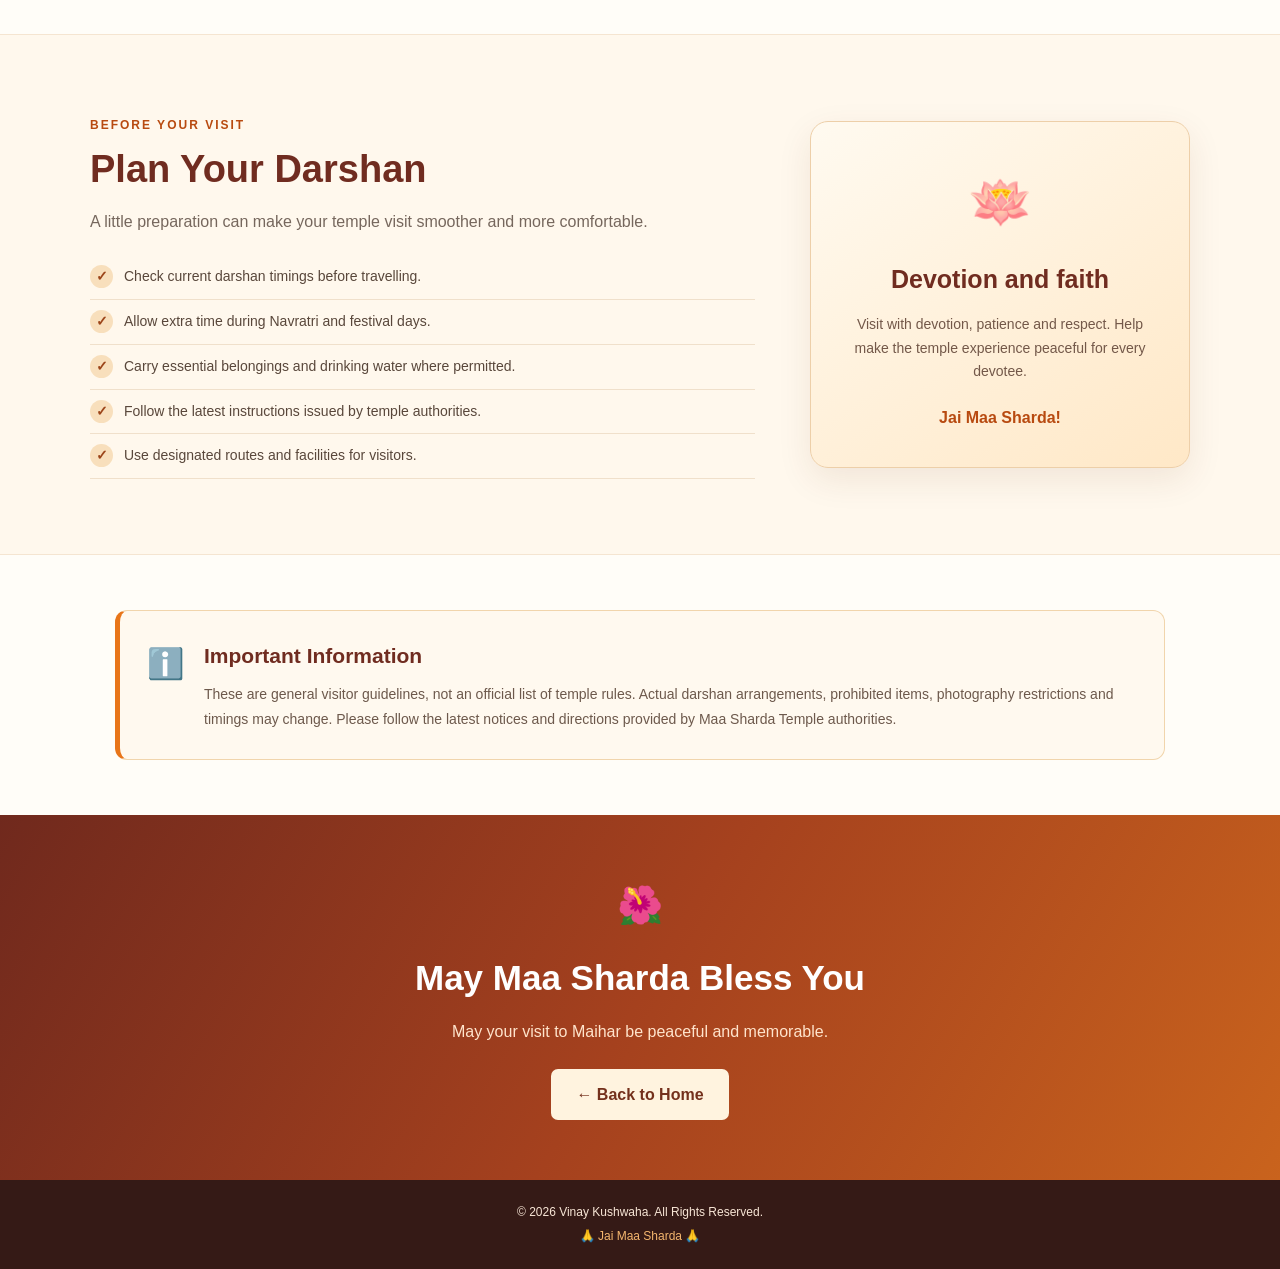
<file: darshan-rule/darshan_rule.html>
<!DOCTYPE html>
<html lang="en">
<head>
    <meta charset="UTF-8">
    <meta name="viewport" content="width=device-width, initial-scale=1.0">
    <meta name="description" content="Read important darshan rules and visitor guidelines for Maa Sharda Temple, Maihar.">
    <title>Darshan Rules | Maa Sharda Maihar</title>

    <link rel="stylesheet" href="style.css">
    <link rel="stylesheet" href="../language.css">
    <script src="script.js" defer></script>
</head>
<body>

    <!-- Top Announcement -->
    <div class="top-bar">
        🙏 Jai Maa Sharda | Welcome to Maihar
    </div>

    <!-- Navigation -->
    <header class="navbar">
        <a href="../index.html" class="brand">
            <span class="brand-icon">ॐ</span>
            <span>
                <strong>Maa Sharda</strong>
                <small>Maihar, Madhya Pradesh</small>
            </span>
        </a>

        <button class="menu-toggle" id="menuToggle" type="button"
                aria-label="Open navigation" aria-controls="navLinks" aria-expanded="false">
            ☰
        </button>

        <nav class="nav-links" id="navLinks" aria-label="Main navigation">
            <a href="../index.html#home">Home</a>
            <a href="../index.html#about">About</a>
            <a href="../index.html#places">Dharmik Sthal</a>
            <a href="../index.html#gallery">Gallery</a>
            <a href="../how-to-reach/how-to-reach.html">How to Reach</a>
            <a href="darshan_rule.html" class="active" aria-current="page">Darshan Rules</a>
            <a href="../contact/contact.html">Contact</a>
        </nav>
    </header>

    <div class="language-control" role="group">
        <label id="language-label" for="site-language">Language</label>
        <select id="site-language" aria-label="Choose language">
            <option value="en">English</option>
            <option value="hi">हिन्दी</option>
        </select>
    </div>

    <main>
        <!-- Hero Section -->
        <section class="hero">
            <div class="hero-overlay"></div>

            <div class="hero-content">
                <span class="eyebrow">जय माता दी</span>
                <h1>Darshan Rules</h1>
                <p class="hero-subtitle">
                    A Guide for a Peaceful and Respectful Visit
                </p>
                <p class="hero-description">
                    Follow these general guidelines to help maintain
                    cleanliness, devotion and a peaceful atmosphere
                    during your visit to Maa Sharda Temple, Maihar.
                </p>

                <a href="#guidelines" class="hero-button">
                    Explore Guidelines ↓
                </a>
            </div>
        </section>

        <!-- Introduction -->
        <section class="intro section" id="guidelines">
            <div class="section-heading">
                <span class="section-tag">TEMPLE ETIQUETTE</span>
                <h2>Guidelines for Devotees</h2>
                <p>
                    Make your darshan experience meaningful by respecting
                    the temple environment, fellow devotees and temple staff.
                </p>
            </div>

            <div class="rules-search">
                <label for="ruleSearch">Search darshan guidelines</label>
                <input
                    id="ruleSearch"
                    type="search"
                    placeholder="Try queue, phone or cleanliness"
                    aria-describedby="searchStatus"
                >
                <p id="searchStatus" class="search-status" role="status" aria-live="polite"></p>
            </div>

            <div class="rules-grid">

                <article class="rule-card">
                    <div class="rule-icon">🙏</div>
                    <span class="rule-number">01</span>
                    <h3>Maintain Devotion</h3>
                    <p>
                        Maintain a calm and respectful attitude inside
                        the temple. Avoid shouting, pushing or creating
                        unnecessary disturbances.
                    </p>
                </article>

                <article class="rule-card">
                    <div class="rule-icon">👕</div>
                    <span class="rule-number">02</span>
                    <h3>Dress Appropriately</h3>
                    <p>
                        Wear clean and respectful clothing suitable
                        for a place of worship. Follow any dress
                        instructions displayed by the temple.
                    </p>
                </article>

                <article class="rule-card">
                    <div class="rule-icon">📵</div>
                    <span class="rule-number">03</span>
                    <h3>Mobile & Photography</h3>
                    <p>
                        Keep your phone on silent. Before taking
                        photographs or videos, check the current
                        temple restrictions and follow staff instructions.
                    </p>
                </article>

                <article class="rule-card">
                    <div class="rule-icon">🧹</div>
                    <span class="rule-number">04</span>
                    <h3>Keep the Temple Clean</h3>
                    <p>
                        Use designated dustbins. Do not litter,
                        damage temple property or leave offerings
                        in places where they are not permitted.
                    </p>
                </article>

                <article class="rule-card">
                    <div class="rule-icon">🚶</div>
                    <span class="rule-number">05</span>
                    <h3>Follow the Queue</h3>
                    <p>
                        Wait patiently in designated queues. Avoid
                        pushing and allow elderly devotees and people
                        needing assistance to follow the arrangements.
                    </p>
                </article>

                <article class="rule-card">
                    <div class="rule-icon">🛡️</div>
                    <span class="rule-number">06</span>
                    <h3>Follow Safety Instructions</h3>
                    <p>
                        Follow notices, barricades and instructions
                        from temple staff. Do not enter restricted
                        areas or leave children unattended.
                    </p>
                </article>

            </div>
            <p id="noSearchResults" class="search-empty" hidden>
                No guidelines match your search. Try a different word.
            </p>
        </section>

        <!-- Before Visiting -->
        <section class="visit-section">
            <div class="visit-container">
                <div class="visit-content">
                    <span class="section-tag">BEFORE YOUR VISIT</span>
                    <h2>Plan Your Darshan</h2>
                    <p>
                        A little preparation can make your temple
                        visit smoother and more comfortable.
                    </p>

                    <ul class="check-list">
                        <li>Check current darshan timings before travelling.</li>
                        <li>Allow extra time during Navratri and festival days.</li>
                        <li>Carry essential belongings and drinking water where permitted.</li>
                        <li>Follow the latest instructions issued by temple authorities.</li>
                        <li>Use designated routes and facilities for visitors.</li>
                    </ul>
                </div>

                <div class="devotion-card">
                    <div class="lotus">🪷</div>
                    <h3>श्रद्धा और विश्वास</h3>
                    <p>
                        Visit with devotion, patience and respect.
                        Help make the temple experience peaceful
                        for every devotee.
                    </p>
                    <span>Jai Maa Sharda!</span>
                </div>
            </div>
        </section>

        <!-- Important Notice -->
        <section class="notice-section section">
            <div class="notice-card">
                <div class="notice-icon">ℹ️</div>
                <div>
                    <h2>Important Information</h2>
                    <p>
                        These are general visitor guidelines, not an
                        official list of temple rules. Actual darshan
                        arrangements, prohibited items, photography
                        restrictions and timings may change. Please
                        follow the latest notices and directions
                        provided by Maa Sharda Temple authorities.
                    </p>
                </div>
            </div>
        </section>

        <!-- Footer CTA -->
        <section class="footer-cta">
            <span>🌺</span>
            <h2>May Maa Sharda Bless You</h2>
            <p>May your visit to Maihar be peaceful and memorable.</p>
            <a href="../index.html" class="home-button">
                ← Back to Home
            </a>
        </section>
    </main>

    <footer class="footer">
        <p>© <span id="year"></span> Vinay Kushwaha. All Rights Reserved.</p>
        <p class="footer-blessing">🙏 Jai Maa Sharda 🙏</p>
    </footer>
    <script src="../language.js"></script>
</body>
</html>
</file>
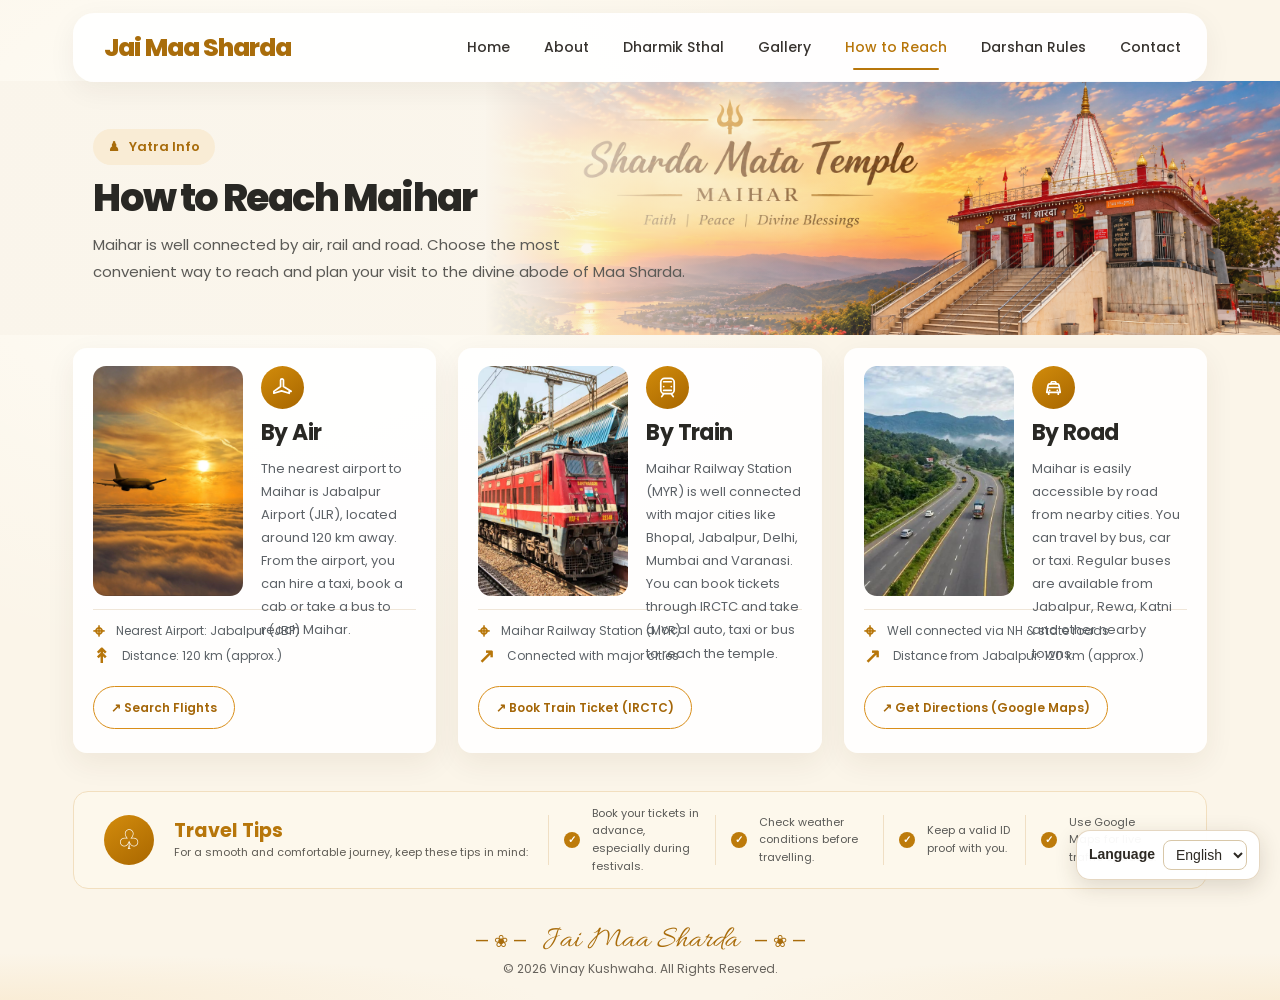
<file: how-to-reach/how-to-reach.html>
<!DOCTYPE html>
<html lang="en">
<head>
  <meta charset="UTF-8">
  <meta name="viewport" content="width=device-width, initial-scale=1.0">
  <meta name="theme-color" content="#faf5eb">
  <title>How to Reach Maihar | Jai Maa Sharda</title>
  <link rel="preconnect" href="https://fonts.googleapis.com">
  <link rel="preconnect" href="https://fonts.gstatic.com" crossorigin>
  <link href="https://fonts.googleapis.com/css2?family=Poppins:wght@400;500;600;700;800&family=Allura&display=swap" rel="stylesheet">
  <link rel="stylesheet" href="style.css">
  <link rel="stylesheet" href="../language.css">
</head>
<body>
  <header class="navbar">
    <a class="brand" href="../index.html">Jai Maa Sharda</a>
    <nav class="nav-links" id="navLinks" aria-label="Main navigation">
      <a href="../index.html#home">Home</a>
      <a href="../index.html#about">About</a>
      <a href="../index.html#places">Dharmik Sthal</a>
      <a href="../index.html#gallery">Gallery</a>
      <a class="active" href="how-to-reach.html" aria-current="page">How to Reach</a>
      <a href="../darshan-rule/darshan_rule.html">Darshan Rules</a>
      <a href="../contact/contact.html">Contact</a>
    </nav>
    <button class="menu-toggle" id="menuToggle" type="button" aria-label="Open navigation" aria-controls="navLinks" aria-expanded="false">☰</button>
  </header>

  <div class="language-control" role="group">
    <label id="language-label" for="site-language">Language</label>
    <select id="site-language" aria-label="Choose language">
      <option value="en">English</option>
      <option value="hi">हिन्दी</option>
    </select>
  </div>

  <main>
    <section class="hero">
      <div class="hero-image"></div>
      <div class="hero-content">
        <span class="eyebrow"><span class="pin">♟</span> Yatra Info</span>
        <h1>How to Reach Maihar</h1>
        <p>Maihar is well connected by air, rail and road. Choose the most<br class="desktop-break"> convenient way to reach and plan your visit to the divine abode of Maa Sharda.</p>
      </div>
    </section>

    <section class="travel-cards" aria-label="Travel options">
      <article class="travel-card">
        <img class="travel-photo" src="./img1.jpg" alt="Passenger airplane flying above clouds">
        <div class="travel-main">
          <div class="round-icon" aria-hidden="true">
            <svg viewBox="0 0 24 24"><path d="M21 16 13 11V4.5a1.5 1.5 0 0 0-3 0V11l-7 5v2l8-2.5L19 18v-2Z"/></svg>
          </div>
          <h2>By Air</h2>
          <p>The nearest airport to Maihar is Jabalpur Airport (JLR), located around 120 km away. From the airport, you can hire a taxi, book a cab or take a bus to reach Maihar.</p>
        </div>
        <div class="card-meta">
          <p><span>⌖</span> Nearest Airport: Jabalpur (JBP)</p>
          <p><span>↟</span> Distance: 120 km (approx.)</p>
        </div>
        <a class="action-link" href="https://www.google.com/travel/flights/">↗ &nbsp; Search Flights</a>
      </article>

      <article class="travel-card">
        <img class="travel-photo" src="./img2.jpg" alt="Train on railway tracks">
        <div class="travel-main">
          <div class="round-icon" aria-hidden="true">
            <svg viewBox="0 0 24 24"><rect x="5" y="2.5" width="14" height="16" rx="4"/><path d="M8 6h8M8 11h.01M16 11h.01M8 18.5l-2 3M16 18.5l2 3M8 15h8"/></svg>
          </div>
          <h2>By Train</h2>
          <p>Maihar Railway Station (MYR) is well connected with major cities like Bhopal, Jabalpur, Delhi, Mumbai and Varanasi. You can book tickets through IRCTC and take a local auto, taxi or bus to reach the temple.</p>
        </div>
        <div class="card-meta">
          <p><span>⌖</span> Maihar Railway Station (MYR)</p>
          <p><span>↗</span> Connected with major cities</p>
        </div>
        <a class="action-link" href="https://www.irctc.co.in/nget/train-search">↗ &nbsp; Book Train Ticket (IRCTC)</a>
      </article>

      <article class="travel-card">
        <img class="travel-photo" src="./img3.jpg" alt="Scenic road through green hills">
        <div class="travel-main">
          <div class="round-icon" aria-hidden="true">
            <svg viewBox="0 0 24 24"><path d="M5 17h14l-1.2-7a2 2 0 0 0-2-1.7H8.2a2 2 0 0 0-2 1.7L5 17Z"/><path d="M7 17v2M17 17v2M7 12h10M8 15h.01M16 15h.01M9 8.3 10 6h4l1 2.3"/></svg>
          </div>
          <h2>By Road</h2>
          <p>Maihar is easily accessible by road from nearby cities. You can travel by bus, car or taxi. Regular buses are available from Jabalpur, Rewa, Katni and other nearby towns.</p>
        </div>
        <div class="card-meta">
          <p><span>⌖</span> Well connected via NH & state roads</p>
          <p><span>↗</span> Distance from Jabalpur: 120 km (approx.)</p>
        </div>
        <a class="action-link" href="https://www.google.com/maps/dir/?api=1&destination=Maihar%2C+Madhya+Pradesh">↗ &nbsp; Get Directions (Google Maps)</a>
      </article>
    </section>

    <section class="tips">
      <div class="tips-heading">
        <div class="bulb">♧</div>
        <div><h2>Travel Tips</h2><p>For a smooth and comfortable journey, keep these tips in mind:</p></div>
      </div>
      <div class="tip"><span>✓</span><p>Book your tickets in advance, especially during festivals.</p></div>
      <div class="tip"><span>✓</span><p>Check weather conditions before travelling.</p></div>
      <div class="tip"><span>✓</span><p>Keep a valid ID proof with you.</p></div>
      <div class="tip"><span>✓</span><p>Use Google Maps for live traffic updates.</p></div>
    </section>
  </main>

  <footer class="footer">
    <div class="footer-title"><span>— ❀ —</span> Jai Maa Sharda <span>— ❀ —</span></div>
    <p>© 2026 Vinay Kushwaha. All Rights Reserved.</p>
  </footer>
  <script src="script.js"></script>
  <script src="../language.js"></script>
</body>
</html>
</file>
<file: style.css>
﻿:root {
  color-scheme: light;
  --page: #fffdf8;
  --surface: #ffffff;
  --surface-warm: #f7f2e8;
  --ink: #2d2923;
  --ink-soft: #5e574e;
  --muted: #70695f;
  --accent: #96600e;
  --accent-light: #e4ad4e;
  --line: rgba(112, 91, 55, 0.14);
  --shadow: 0 16px 42px rgba(54, 43, 25, 0.09);
  --content-width: 1200px;
  font-family: 'Poppins', sans-serif;
  scroll-behavior: smooth;
  scroll-padding-top: 100px;
}

* {
  box-sizing: border-box;
}

body {
  min-width: 320px;
  margin: 0;
  overflow-x: hidden;
  background: var(--page);
  color: var(--ink);
  line-height: 1.65;
  -webkit-font-smoothing: antialiased;
  transition: background-color 220ms ease, color 220ms ease;
}

body,
button,
a {
  font-family: 'Poppins', sans-serif;
}

button,
a {
  -webkit-tap-highlight-color: transparent;
}

button {
  color: inherit;
}

img {
  max-width: 100%;
}

a {
  color: inherit;
}

.scroll-progress {
  position: fixed;
  z-index: 1100;
  inset: 0 0 auto;
  height: 3px;
  pointer-events: none;
}

.scroll-progress span {
  display: block;
  width: 0;
  height: 100%;
  background: linear-gradient(90deg, var(--accent), var(--accent-light));
  box-shadow: 0 0 12px rgba(150, 96, 14, 0.35);
}

.navbar {
  position: fixed;
  z-index: 1000;
  top: 16px;
  left: 50%;
  display: flex;
  width: min(var(--content-width), calc(100% - 40px));
  min-height: 68px;
  padding: 12px 22px;
  align-items: center;
  justify-content: space-between;
  gap: 24px;
  transform: translateX(-50%);
  border: 1px solid rgba(184, 121, 24, 0.16);
  border-radius: 20px;
  background: rgba(255, 255, 255, 0.94);
  box-shadow: 0 8px 28px rgba(54, 43, 25, 0.08);
  backdrop-filter: blur(18px);
  transition: box-shadow 220ms ease, background 220ms ease;
}

.navbar.scrolled {
  background: rgba(255, 255, 255, 0.98);
  box-shadow: 0 12px 32px rgba(54, 43, 25, 0.13);
}

.logo {
  flex: 0 0 auto;
  color: var(--accent);
  font-size: clamp(1.1rem, 2vw, 1.42rem);
  font-weight: 800;
  letter-spacing: -0.04em;
  text-decoration: none;
}

.navbar nav {
  display: flex;
  align-items: center;
  justify-content: flex-end;
  gap: clamp(14px, 2.2vw, 28px);
}

.navbar nav a {
  position: relative;
  color: var(--ink);
  font-size: 0.88rem;
  font-weight: 500;
  text-decoration: none;
  transition: color 180ms ease;
}

.navbar nav a::after {
  position: absolute;
  right: 0;
  bottom: -7px;
  left: 0;
  height: 2px;
  transform: scaleX(0);
  transform-origin: left;
  border-radius: 2px;
  background: var(--accent-light);
  content: '';
  transition: transform 180ms ease;
}

.navbar nav a:hover,
.navbar nav a[aria-current="location"] {
  color: var(--accent);
}

.navbar nav a:hover::after,
.navbar nav a[aria-current="location"]::after {
  transform: scaleX(1);
}

.menu-toggle {
  display: none;
  width: 44px;
  height: 44px;
  padding: 11px;
  border: 1px solid var(--line);
  border-radius: 13px;
  background: var(--surface);
  cursor: pointer;
}

.menu-toggle span {
  display: block;
  width: 100%;
  height: 2px;
  margin: 4px 0;
  border-radius: 2px;
  background: var(--ink);
  transition: transform 180ms ease, opacity 180ms ease;
}

.menu-toggle[aria-expanded="true"] span:first-child {
  transform: translateY(6px) rotate(45deg);
}

.menu-toggle[aria-expanded="true"] span:nth-child(2) {
  opacity: 0;
}

.menu-toggle[aria-expanded="true"] span:last-child {
  transform: translateY(-6px) rotate(-45deg);
}

.hero {
  position: relative;
  display: grid;
  min-height: min(900px, 100svh);
  min-height: max(700px, min(900px, 100svh));
  padding: 150px 24px 88px;
  place-items: center;
  overflow: hidden;
  isolation: isolate;
  text-align: center;
}

.hero::before {
  position: absolute;
  z-index: -2;
  inset: -3%;
  background: url('banner1.jpg') center 44% / cover no-repeat;
  content: '';
  animation: hero-drift 24s ease-in-out infinite alternate;
  will-change: transform;
}

.hero-overlay {
  position: absolute;
  z-index: -1;
  inset: 0;
  background:
    radial-gradient(ellipse at 50% 30%, rgba(255, 255, 255, 0.55), transparent 60%),
    linear-gradient(180deg, rgba(255, 253, 248, 0.66), rgba(255, 253, 248, 0.92) 86%);
}

.hero-content {
  width: min(850px, 100%);
  animation: content-arrive 750ms 100ms both;
}

.tag {
  display: inline-flex;
  min-height: 40px;
  margin: 0 0 22px;
  padding: 7px 18px;
  align-items: center;
  border: 1px solid rgba(184, 121, 24, 0.2);
  border-radius: 999px;
  background: rgba(255, 255, 255, 0.82);
  box-shadow: 0 8px 26px rgba(54, 43, 25, 0.06);
  color: var(--accent);
  font-weight: 600;
  letter-spacing: 0.04em;
}

.hero h1 {
  max-width: 820px;
  margin: 0 auto 20px;
  font-size: clamp(2.55rem, 7.4vw, 6rem);
  font-weight: 700;
  letter-spacing: -0.055em;
  line-height: 1.12;
  text-wrap: balance;
}

.hero-text {
  max-width: 690px;
  margin: 0 auto 30px;
  color: var(--ink-soft);
  font-size: clamp(0.98rem, 1.5vw, 1.12rem);
  text-wrap: pretty;
}

.hero-actions {
  display: flex;
  flex-wrap: wrap;
  justify-content: center;
  gap: 13px;
}

.btn {
  position: relative;
  display: inline-flex;
  min-height: 52px;
  padding: 13px 24px;
  align-items: center;
  justify-content: center;
  overflow: hidden;
  border: 1px solid transparent;
  border-radius: 14px;
  font-weight: 600;
  text-decoration: none;
  transition: transform 200ms ease, box-shadow 200ms ease, background 200ms ease;
}

.btn::after {
  position: absolute;
  top: -80%;
  left: -45%;
  width: 28%;
  height: 260%;
  transform: rotate(24deg);
  background: rgba(255, 255, 255, 0.28);
  content: '';
  transition: left 450ms ease;
}

.btn:hover::after {
  left: 125%;
}

.btn:hover {
  transform: translateY(-3px);
  box-shadow: 0 12px 24px rgba(54, 43, 25, 0.14);
}

.btn:focus-visible,
.text-link:focus-visible,
.menu-toggle:focus-visible,
.gallery-item:focus-visible,
.place-photo-button:focus-visible,
.back-to-top:focus-visible,
.lightbox-close:focus-visible {
  outline: 3px solid rgba(150, 96, 14, 0.45);
  outline-offset: 3px;
}

.primary {
  background: linear-gradient(120deg, var(--accent), #bd8127 58%, var(--accent-light));
  color: #fff;
}

.secondary {
  border-color: rgba(150, 96, 14, 0.3);
  background: rgba(255, 255, 255, 0.78);
  color: var(--ink);
}

.section {
  padding: clamp(76px, 9vw, 116px) max(24px, calc((100vw - var(--content-width)) / 2));
}

.section.dark {
  background:
    radial-gradient(ellipse at 8% 0%, rgba(228, 173, 78, 0.08), transparent 36%),
    var(--surface-warm);
}

.section-title {
  max-width: 760px;
  margin: 0 auto 48px;
  text-align: center;
}

.section-title h2 {
  margin: 0 0 12px;
  font-size: clamp(2rem, 4.8vw, 3.5rem);
  letter-spacing: -0.045em;
  line-height: 1.2;
  text-wrap: balance;
}

.section-title p {
  margin: 0 auto;
  color: var(--muted);
  text-wrap: pretty;
}

.about-grid {
  display: grid;
  max-width: var(--content-width);
  margin: 0 auto;
  align-items: center;
  gap: clamp(30px, 6vw, 76px);
  grid-template-columns: minmax(0, 1.1fr) minmax(0, 0.9fr);
}

.about-image {
  position: relative;
  min-width: 0;
  overflow: hidden;
  border-radius: 28px;
  background: var(--surface-warm);
  box-shadow: var(--shadow);
}

.about-image::after {
  position: absolute;
  inset: 45% 0 0;
  background: linear-gradient(transparent, rgba(23, 19, 13, 0.48));
  content: '';
  pointer-events: none;
}

.about-image img {
  display: block;
  width: 100%;
  aspect-ratio: 1.2;
  object-fit: cover;
  transition: transform 700ms cubic-bezier(0.2, 0.7, 0.2, 1);
}

.about-image:hover img {
  transform: scale(1.045);
}

.image-caption {
  position: absolute;
  z-index: 1;
  right: 20px;
  bottom: 18px;
  left: 20px;
  color: #fff;
  font-size: 0.88rem;
  font-weight: 500;
}

.eyebrow {
  display: inline-block;
  margin-bottom: 8px;
  color: var(--accent);
  font-size: 0.78rem;
  font-weight: 700;
  letter-spacing: 0.13em;
  text-transform: uppercase;
}

.about-copy h3 {
  margin: 0 0 16px;
  font-size: clamp(1.8rem, 3.3vw, 2.65rem);
  letter-spacing: -0.045em;
  line-height: 1.2;
  text-wrap: balance;
}

.about-copy p {
  margin: 0 0 14px;
  color: var(--muted);
}

.text-link {
  display: inline-flex;
  margin-top: 8px;
  align-items: center;
  gap: 10px;
  color: var(--accent);
  font-weight: 700;
  text-decoration: none;
}

.text-link span {
  transition: transform 180ms ease;
}

.text-link:hover span {
  transform: translateX(5px);
}

.card-grid,
.info-grid {
  display: grid;
  max-width: var(--content-width);
  margin: 0 auto;
  gap: 22px;
  grid-template-columns: repeat(4, minmax(0, 1fr));
}

.card-grid + .card-grid {
  margin-top: 22px;
}

.place-card,
.info-box {
  min-width: 0;
  padding: 16px;
  overflow: hidden;
  border: 1px solid var(--line);
  border-radius: 22px;
  background: var(--surface);
  box-shadow: 0 8px 24px rgba(54, 43, 25, 0.05);
  transition: transform 250ms ease, box-shadow 250ms ease, border-color 250ms ease;
}

.place-card:hover,
.info-box:hover {
  transform: translateY(-7px);
  border-color: rgba(150, 96, 14, 0.24);
  box-shadow: var(--shadow);
}

.place-card img {
  display: block;
  width: 100%;
  aspect-ratio: 1.28;
  border-radius: 15px;
  object-fit: cover;
  transition: transform 500ms ease;
}

.place-card:hover img {
  transform: scale(1.045);
}

.place-card h3,
.info-box h3 {
  margin: 15px 0 7px;
  font-size: 1.08rem;
  letter-spacing: -0.02em;
}

.place-card p,
.info-box p {
  margin: 0;
  color: var(--muted);
  font-size: 0.91rem;
  line-height: 1.75;
}

.place-photo-button {
  margin-top: 12px;
  padding: 6px 12px;
  border: 1px solid var(--accent-light);
  border-radius: 999px;
  background: transparent;
  color: var(--accent);
  cursor: pointer;
  font-size: 0.78rem;
  font-weight: 500;
  text-decoration: none;
  transition: background 180ms ease, color 180ms ease, transform 180ms ease;
}

.place-photo-button:hover {
  transform: translateY(-2px);
  background: var(--accent);
  color: var(--surface);
}

.info-grid {
  grid-template-columns: repeat(3, minmax(0, 1fr));
}

.info-box {
  padding: 26px;
}

.info-action {
  margin-top: 16px;
  padding: 9px 16px;
  border: 1px solid var(--accent-light);
  border-radius: 999px;
  background: transparent;
  color: var(--accent);
  cursor: pointer;
  font-size: 0.88rem;
  font-weight: 600;
  transition: background 180ms ease, color 180ms ease, transform 180ms ease;
}

.info-action:hover {
  transform: translateY(-2px);
  background: var(--accent);
  color: var(--surface);
}

.info-action:focus-visible {
  outline: 3px solid rgba(150, 96, 14, 0.45);
  outline-offset: 3px;
}

.info-box::before {
  display: block;
  width: 38px;
  height: 4px;
  border-radius: 4px;
  background: linear-gradient(90deg, var(--accent), var(--accent-light));
  content: '';
}

.gallery-grid {
  display: grid;
  max-width: var(--content-width);
  margin: 0 auto;
  gap: 18px;
  grid-template-columns: repeat(4, minmax(0, 1fr));
}

.gallery-item {
  position: relative;
  min-width: 0;
  padding: 0;
  overflow: hidden;
  border: 0;
  border-radius: 22px;
  background: #e9e1d1;
  cursor: zoom-in;
  box-shadow: 0 8px 24px rgba(54, 43, 25, 0.08);
}

.gallery-item::after {
  position: absolute;
  inset: 50% 0 0;
  background: linear-gradient(transparent, rgba(23, 19, 13, 0.3));
  content: '';
  opacity: 0;
  transition: opacity 250ms ease;
}

.gallery-item img {
  display: block;
  width: 100%;
  aspect-ratio: 0.88;
  object-fit: cover;
  transition: transform 550ms cubic-bezier(0.2, 0.7, 0.2, 1);
}

.gallery-item:hover img {
  transform: scale(1.07);
}

.gallery-item:hover::after {
  opacity: 1;
}

.lightbox {
  position: fixed;
  width: min(900px, calc(100% - 32px));
  max-width: none;
  max-height: calc(100% - 32px);
  padding: 18px;
  overflow: visible;
  border: 1px solid rgba(255, 255, 255, 0.25);
  border-radius: 22px;
  background: #fffdf8;
  box-shadow: 0 28px 100px rgba(0, 0, 0, 0.34);
}

.lightbox::backdrop {
  background: rgba(26, 22, 17, 0.78);
  backdrop-filter: blur(5px);
}

.lightbox[open] {
  animation: lightbox-arrive 220ms ease both;
}

.lightbox img {
  display: block;
  width: 100%;
  max-height: calc(100svh - 120px);
  border-radius: 13px;
  object-fit: contain;
}

.lightbox-caption {
  margin: 12px 44px 0 2px;
  color: var(--muted);
  font-size: 0.92rem;
}

.lightbox-close {
  position: absolute;
  z-index: 1;
  top: -14px;
  right: -14px;
  display: grid;
  width: 42px;
  height: 42px;
  place-items: center;
  border: 1px solid var(--line);
  border-radius: 50%;
  background: var(--surface);
  box-shadow: 0 6px 20px rgba(0, 0, 0, 0.18);
  cursor: pointer;
  font-size: 1.7rem;
  line-height: 1;
}

.footer {
  padding: 28px 20px;
  border-top: 1px solid var(--line);
  background: var(--page);
  color: var(--muted);
  font-size: 0.88rem;
  text-align: center;
}

.footer p {
  margin: 0;
}

.back-to-top {
  position: fixed;
  z-index: 900;
  right: 22px;
  bottom: 22px;
  display: grid;
  width: 48px;
  height: 48px;
  transform: translateY(12px);
  place-items: center;
  border: 1px solid rgba(150, 96, 14, 0.2);
  border-radius: 16px;
  background: var(--surface);
  box-shadow: 0 8px 24px rgba(54, 43, 25, 0.12);
  color: var(--accent);
  cursor: pointer;
  font-size: 1.4rem;
  opacity: 0;
  pointer-events: none;
  transition: opacity 180ms ease, transform 180ms ease, background 180ms ease;
}

.back-to-top.visible {
  transform: translateY(0);
  opacity: 1;
  pointer-events: auto;
}

.back-to-top:hover {
  background: var(--surface-warm);
}

.reveal {
  transform: translateY(26px);
  opacity: 0;
  transition: opacity 650ms ease, transform 650ms cubic-bezier(0.2, 0.7, 0.2, 1);
}

.reveal.active {
  transform: translateY(0);
  opacity: 1;
}

.delay1 { transition-delay: 100ms; }
.delay2 { transition-delay: 180ms; }
.delay3 { transition-delay: 260ms; }

@keyframes hero-drift {
  from { transform: scale(1); }
  to { transform: scale(1.07) translate3d(0, -0.5%, 0); }
}

@keyframes content-arrive {
  from { transform: translateY(18px); opacity: 0; }
  to { transform: translateY(0); opacity: 1; }
}

@keyframes lightbox-arrive {
  from { transform: scale(0.97); opacity: 0; }
  to { transform: scale(1); opacity: 1; }
}

@media (max-width: 1050px) {
  .navbar {
    gap: 16px;
    padding-inline: 18px;
  }

  .navbar nav {
    gap: 16px;
  }

  .navbar nav a {
    font-size: 0.82rem;
  }

  .card-grid,
  .gallery-grid {
    grid-template-columns: repeat(2, minmax(0, 1fr));
  }
}

@media (max-width: 850px) {
  .menu-toggle {
    display: grid;
    flex: 0 0 auto;
  }

  .navbar nav {
    position: absolute;
    top: calc(100% + 8px);
    right: 0;
    left: 0;
    display: flex;
    padding: 8px;
    flex-direction: column;
    align-items: stretch;
    gap: 3px;
    transform: translateY(-6px);
    border: 1px solid var(--line);
    border-radius: 17px;
    background: var(--surface);
    box-shadow: 0 16px 32px rgba(54, 43, 25, 0.12);
    opacity: 0;
    pointer-events: none;
    visibility: hidden;
    transition: opacity 180ms ease, transform 180ms ease, visibility 180ms ease;
  }

  .navbar nav.active {
    transform: translateY(0);
    opacity: 1;
    pointer-events: auto;
    visibility: visible;
  }

  .navbar nav a {
    padding: 11px 12px;
    border-radius: 10px;
    font-size: 0.96rem;
  }

  .navbar nav a::after {
    display: none;
  }
}

@media (max-width: 760px) {
  :root {
    scroll-padding-top: 84px;
  }

  .navbar {
    top: 10px;
    width: calc(100% - 24px);
    min-height: 60px;
    padding: 8px 12px 8px 16px;
    border-radius: 17px;
  }

  .menu-toggle {
    display: grid;
    flex: 0 0 auto;
  }

  .navbar nav {
    position: absolute;
    top: calc(100% + 8px);
    right: 0;
    left: 0;
    display: flex;
    padding: 8px;
    flex-direction: column;
    align-items: stretch;
    gap: 3px;
    transform: translateY(-6px);
    border: 1px solid var(--line);
    border-radius: 17px;
    background: var(--surface);
    box-shadow: 0 16px 32px rgba(54, 43, 25, 0.12);
    opacity: 0;
    pointer-events: none;
    visibility: hidden;
    transition: opacity 180ms ease, transform 180ms ease, visibility 180ms ease;
  }

  .navbar nav.active {
    transform: translateY(0);
    opacity: 1;
    pointer-events: auto;
    visibility: visible;
  }

  .navbar nav a {
    padding: 11px 12px;
    border-radius: 10px;
    font-size: 0.96rem;
  }

  .navbar nav a:hover,
  .navbar nav a[aria-current="location"] {
    background: var(--surface-warm);
  }

  .navbar nav a::after {
    display: none;
  }

  .hero {
    min-height: max(620px, 94svh);
    padding: 122px 22px 72px;
  }

  .hero::before {
    background-position: 54% center;
  }

  .hero h1 {
    font-size: clamp(2.45rem, 10vw, 4.2rem);
  }

  .hero-text {
    max-width: 570px;
  }

  .section {
    padding: 76px 22px;
  }

  .section-title {
    margin-bottom: 34px;
  }

  .about-grid {
    grid-template-columns: 1fr;
    gap: 30px;
  }

  .about-image img {
    aspect-ratio: 1.2;
  }

  .about-copy {
    max-width: 620px;
  }

  .info-grid {
    grid-template-columns: 1fr;
    gap: 14px;
  }

  .info-box {
    padding: 22px;
  }
}

@media (max-width: 520px) {
  .hero {
    min-height: max(600px, 90svh);
    padding-inline: 18px;
  }

  .tag {
    margin-bottom: 17px;
  }

  .hero h1 {
    margin-bottom: 15px;
    font-size: clamp(2.2rem, 11vw, 3.4rem);
  }

  .hero-text {
    font-size: 0.94rem;
  }

  .hero-actions {
    width: 100%;
    gap: 10px;
  }

  .btn {
    min-height: 48px;
    padding: 11px 17px;
    font-size: 0.9rem;
  }

  .section {
    padding: 64px 18px;
  }

  .card-grid,
  .gallery-grid {
    grid-template-columns: 1fr;
    gap: 15px;
  }

  .card-grid + .card-grid {
    margin-top: 15px;
  }

  .place-card {
    padding: 13px;
  }

  .place-card img {
    aspect-ratio: 1.45;
  }

  .gallery-grid {
    grid-template-columns: repeat(2, minmax(0, 1fr));
    gap: 11px;
  }

  .gallery-item {
    border-radius: 16px;
  }

  .gallery-item img {
    aspect-ratio: 0.9;
  }

  .back-to-top {
    right: 14px;
    bottom: 14px;
    width: 44px;
    height: 44px;
  }
}

@media (prefers-reduced-motion: reduce) {
  *,
  *::before,
  *::after {
    scroll-behavior: auto !important;
    animation-duration: 0.01ms !important;
    animation-iteration-count: 1 !important;
    transition-duration: 0.01ms !important;
  }

  .reveal {
    transform: none;
    opacity: 1;
  }
}
</file>
<file: language.css>
.language-control {
  position: fixed;
  right: 20px;
  bottom: 20px;
  z-index: 1200;
  display: flex;
  align-items: center;
  gap: 8px;
  padding: 9px 12px;
  border: 1px solid rgba(150, 96, 14, 0.25);
  border-radius: 14px;
  background: rgba(255, 255, 255, 0.96);
  box-shadow: 0 6px 22px rgba(54, 43, 25, 0.16);
  color: #2d2923;
  font: 500 14px/1.4 Arial, sans-serif;
}

.language-control label {
  font-weight: 600;
}

.language-control select {
  max-width: 130px;
  padding: 5px 8px;
  border: 1px solid #d8c7a8;
  border-radius: 8px;
  background: #fff;
  color: inherit;
  font: inherit;
  cursor: pointer;
}

.language-control select:focus-visible {
  outline: 2px solid #96600e;
  outline-offset: 2px;
}

@media (max-width: 480px) {
  .language-control {
    right: 12px;
    bottom: 12px;
    padding: 7px 9px;
    font-size: 13px;
  }
}
</file>
<file: contact/style.css>
:root {
  --maroon: #791d2a;
  --maroon-dark: #4e101b;
  --saffron: #e99a32;
  --cream: #fffaf1;
  --text: #302321;
  --muted: #7c716d;
  --white: #ffffff;
  --border: #eee2d6;
  --shadow: 0 18px 50px rgba(80, 30, 20, 0.09);
}

* {
  margin: 0;
  padding: 0;
  box-sizing: border-box;
}

html {
  scroll-behavior: smooth;
}

body {
  font-family: "Poppins", sans-serif;
  color: var(--text);
  background: var(--cream);
  line-height: 1.7;
}

a {
  color: inherit;
  text-decoration: none;
}

button,
input,
textarea {
  font: inherit;
}

.navbar {
  min-height: 82px;
  padding: 14px 7%;
  display: flex;
  align-items: center;
  justify-content: space-between;
  gap: 24px;
  background: #fffdf9;
  position: relative;
  z-index: 10;
  box-shadow: 0 3px 18px rgba(58, 22, 15, 0.05);
}

.brand {
  display: flex;
  align-items: center;
  gap: 12px;
  color: var(--maroon);
  font-size: 19px;
  font-weight: 800;
  line-height: 1.3;
}

.brand-icon {
  display: grid;
  place-items: center;
  width: 47px;
  height: 47px;
  color: white;
  background: var(--maroon);
  border-radius: 50%;
  font-size: 23px;
}

.brand small {
  display: block;
  color: #92766b;
  font-size: 10px;
  letter-spacing: 1px;
  font-weight: 500;
}

.nav-links {
  display: flex;
  align-items: center;
  gap: 30px;
}

.nav-links a {
  font-size: 13px;
  font-weight: 600;
  color: #554541;
  transition: color 0.25s;
}

.nav-links a:hover,
.nav-links a.active {
  color: var(--maroon);
}

.nav-links a.active {
  position: relative;
}

.nav-links a.active::after {
  content: "";
  height: 3px;
  width: 22px;
  background: var(--saffron);
  position: absolute;
  bottom: -10px;
  left: 0;
  border-radius: 5px;
}

.menu-toggle {
  display: none;
  border: 0;
  background: transparent;
  color: var(--maroon);
  font-size: 25px;
  cursor: pointer;
}

.hero {
  min-height: 355px;
  position: relative;
  overflow: hidden;
  display: flex;
  align-items: center;
  justify-content: center;
  text-align: center;
  color: white;
  background:
    radial-gradient(ellipse at 80% 15%, rgba(245, 174, 72, 0.30), transparent 32%),
    radial-gradient(ellipse at 15% 90%, rgba(230, 133, 46, 0.22), transparent 35%),
    linear-gradient(120deg, #49101b 0%, #791d2a 52%, #a7462d 100%);
}

.hero::before,
.hero::after {
  content: "ॐ";
  position: absolute;
  color: rgba(255, 255, 255, 0.045);
  font-size: 250px;
  line-height: 1;
  pointer-events: none;
}

.hero::before {
  top: -55px;
  left: 4%;
}

.hero::after {
  content: "✺";
  font-size: 320px;
  right: 3%;
  bottom: -150px;
}

.hero-overlay {
  position: absolute;
  inset: 0;
  background: linear-gradient(90deg, rgba(54, 8, 18, 0.18), transparent, rgba(54, 8, 18, 0.12));
}

.hero-content {
  position: relative;
  z-index: 1;
  max-width: 760px;
  padding: 65px 22px;
}

.eyebrow {
  display: inline-flex;
  align-items: center;
  gap: 9px;
  color: #ffcf85;
  text-transform: uppercase;
  letter-spacing: 2px;
  font-size: 11px;
  font-weight: 700;
}

.hero h1 {
  margin: 13px 0 12px;
  font-family: "Playfair Display", serif;
  font-size: clamp(42px, 6vw, 67px);
  line-height: 1.15;
}

.hero h1 span {
  color: #ffc36b;
}

.hero-content > p {
  max-width: 590px;
  margin: 0 auto;
  color: rgba(255, 255, 255, 0.83);
  font-size: 14px;
}

.breadcrumb {
  margin-top: 23px;
  display: flex;
  justify-content: center;
  align-items: center;
  gap: 12px;
  font-size: 12px;
  color: #f4d4c7;
}

.breadcrumb a {
  color: #ffce81;
}

.section {
  padding: 82px 7%;
}

.section-heading {
  max-width: 650px;
  margin: 0 auto 44px;
  text-align: center;
}

.section-label,
.mini-label {
  color: #b46d24;
  font-size: 10px;
  font-weight: 800;
  letter-spacing: 2px;
}

.section-heading h2 {
  margin: 9px 0 12px;
  font-family: "Playfair Display", serif;
  font-size: clamp(32px, 4vw, 43px);
  line-height: 1.25;
}

.section-heading h2 span,
.info-heading h3 span {
  color: var(--maroon);
}

.section-heading > p {
  color: var(--muted);
  font-size: 13px;
}

.contact-layout {
  max-width: 1180px;
  margin: 0 auto;
  display: grid;
  grid-template-columns: 0.88fr 1.12fr;
  gap: 36px;
  align-items: stretch;
}

.contact-info {
  padding: 32px 0;
}

.info-heading {
  margin-bottom: 29px;
}

.info-heading h3 {
  margin: 10px 0 12px;
  font-family: "Playfair Display", serif;
  font-size: 35px;
  line-height: 1.3;
}

.info-heading > p {
  color: var(--muted);
  font-size: 13px;
  max-width: 430px;
}

.info-card {
  display: flex;
  align-items: center;
  gap: 16px;
  margin-bottom: 14px;
  padding: 18px;
  background: #fff;
  border: 1px solid var(--border);
  border-radius: 13px;
  transition: transform 0.25s, box-shadow 0.25s;
}

a.info-card:hover {
  transform: translateY(-3px);
  box-shadow: 0 10px 25px rgba(80, 30, 20, 0.08);
}

.info-icon {
  width: 46px;
  height: 46px;
  flex: 0 0 46px;
  display: grid;
  place-items: center;
  border-radius: 12px;
  background: #fff0d9;
  color: var(--maroon);
  font-size: 18px;
}

.info-text {
  display: flex;
  flex-direction: column;
  min-width: 0;
}

.info-text strong {
  font-size: 13px;
  margin-bottom: 3px;
}

.info-text small {
  color: var(--muted);
  font-size: 11px;
  line-height: 1.7;
}

.card-arrow {
  margin-left: auto;
  color: #a68d80;
  font-size: 12px;
}

.map-button {
  display: inline-flex;
  justify-content: center;
  align-items: center;
  gap: 12px;
  padding: 14px 20px;
  margin-top: 7px;
  border-radius: 8px;
  color: white;
  background: var(--maroon);
  font-size: 12px;
  font-weight: 600;
  transition: background 0.25s, transform 0.25s;
}

.map-button:hover {
  background: var(--maroon-dark);
  transform: translateY(-2px);
}

.form-card {
  padding: 35px;
  border: 1px solid rgba(121, 29, 42, 0.07);
  border-radius: 19px;
  background: white;
  box-shadow: var(--shadow);
}

.form-title {
  display: flex;
  align-items: center;
  gap: 15px;
  padding-bottom: 25px;
  margin-bottom: 25px;
  border-bottom: 1px solid #f0e6de;
}

.form-icon {
  width: 51px;
  height: 51px;
  display: grid;
  place-items: center;
  border-radius: 14px;
  background: #fff0d9;
  color: var(--maroon);
  font-size: 20px;
}

.form-title h3 {
  font-size: 19px;
  font-weight: 700;
}

.form-title p {
  color: var(--muted);
  font-size: 12px;
}

.form-row {
  display: grid;
  grid-template-columns: 1fr 1fr;
  gap: 18px;
}

.field {
  margin-bottom: 19px;
}

.field label {
  display: block;
  margin-bottom: 8px;
  font-size: 12px;
  font-weight: 600;
}

.field label span {
  color: #c33838;
}

.input-wrap {
  position: relative;
}

.input-wrap > i {
  position: absolute;
  top: 15px;
  left: 14px;
  color: #a18c82;
  font-size: 14px;
  pointer-events: none;
}

.input-wrap input,
.input-wrap textarea {
  display: block;
  width: 100%;
  outline: none;
  border: 1px solid #e9ded5;
  border-radius: 8px;
  background: #fffcf9;
  padding: 12px 13px 12px 40px;
  color: var(--text);
  font-size: 12px;
  transition: border-color 0.25s, box-shadow 0.25s;
}

.input-wrap input {
  height: 46px;
}

.input-wrap textarea {
  min-height: 135px;
  resize: vertical;
}

.input-wrap input:focus,
.input-wrap textarea:focus {
  border-color: #b36b40;
  box-shadow: 0 0 0 3px rgba(233, 154, 50, 0.12);
}

.textarea-wrap > i {
  top: 15px;
}

.input-wrap input::placeholder,
.input-wrap textarea::placeholder {
  color: #b5a8a0;
}

.char-count {
  display: block;
  margin-top: 5px;
  text-align: right;
  color: #97877f;
  font-size: 10px;
}

.submit-button {
  width: 100%;
  display: flex;
  align-items: center;
  justify-content: center;
  gap: 12px;
  padding: 15px 20px;
  border: 0;
  border-radius: 8px;
  color: white;
  background: linear-gradient(110deg, var(--maroon), #9b3432);
  font-size: 13px;
  font-weight: 600;
  cursor: pointer;
  transition: transform 0.25s, box-shadow 0.25s;
}

.submit-button:hover {
  transform: translateY(-2px);
  box-shadow: 0 9px 20px rgba(121, 29, 42, 0.22);
}

.submit-button i {
  transition: transform 0.25s;
}

.submit-button:hover i {
  transform: translateX(4px);
}

.form-note {
  margin-top: 15px;
  text-align: center;
  color: #92847c;
  font-size: 10px;
}

.form-note i {
  color: #a06a30;
  margin-right: 4px;
}

.form-status {
  margin-top: 12px;
  color: var(--maroon);
  font-size: 12px;
  text-align: center;
}

.visit-banner {
  margin: 0 7% 75px;
  padding: 34px 40px;
  display: flex;
  align-items: center;
  gap: 23px;
  border-radius: 17px;
  color: white;
  background:
    radial-gradient(circle at 90% 0%, rgba(255, 198, 106, 0.18), transparent 32%),
    linear-gradient(115deg, #4e101b, #852331);
}

.visit-icon {
  display: grid;
  place-items: center;
  width: 66px;
  height: 66px;
  flex: 0 0 66px;
  border: 1px solid rgba(255, 211, 148, 0.55);
  border-radius: 50%;
  color: #ffd18b;
  font-size: 28px;
}

.visit-copy {
  flex: 1;
}

.visit-copy > span {
  color: #ffcb7d;
  font-size: 9px;
  letter-spacing: 2px;
  font-weight: 700;
}

.visit-copy h2 {
  margin: 4px 0;
  font-family: "Playfair Display", serif;
  font-size: 26px;
}

.visit-copy p {
  color: rgba(255, 255, 255, 0.75);
  font-size: 11px;
}

.visit-button {
  display: inline-flex;
  align-items: center;
  gap: 11px;
  padding: 13px 18px;
  border-radius: 7px;
  background: #f3b455;
  color: #4c1718;
  white-space: nowrap;
  font-size: 11px;
  font-weight: 700;
  transition: background 0.2s;
}

.visit-button:hover {
  background: #ffd083;
}

.footer {
  padding: 30px 7%;
  text-align: center;
  background: #fffdf9;
  border-top: 1px solid #eee2d6;
}

.footer-brand {
  color: var(--maroon);
  font-size: 16px;
  font-weight: 800;
}

.footer-brand i {
  margin-right: 5px;
}

.footer > p {
  margin-top: 7px;
  color: var(--muted);
  font-size: 11px;
}

.footer > p span {
  color: #c84646;
}

.footer .copyright {
  margin-top: 14px;
  font-size: 10px;
}

@media (max-width: 950px) {
  .navbar {
    padding-inline: 5%;
  }

  .nav-links {
    gap: 18px;
  }

  .section {
    padding-inline: 5%;
  }

  .contact-layout {
    gap: 25px;
  }

  .form-card {
    padding: 25px;
  }

  .visit-banner {
    margin-inline: 5%;
  }
}

@media (max-width: 900px) {
  .menu-toggle {
    display: block;
  }

  .nav-links {
    display: none;
    position: absolute;
    top: 100%;
    left: 0;
    right: 0;
    padding: 18px 6% 24px;
    flex-direction: column;
    align-items: stretch;
    gap: 0;
    background: #fffdf9;
    border-top: 1px solid var(--border);
    box-shadow: 0 12px 20px rgba(50, 20, 15, 0.09);
  }

  .nav-links.open {
    display: flex;
  }

  .nav-links a {
    padding: 12px 0;
  }

  .nav-links a.active::after {
    display: none;
  }
}

@media (max-width: 760px) {
  .navbar {
    min-height: 74px;
  }

  .menu-toggle {
    display: block;
  }

  .nav-links {
    display: none;
    position: absolute;
    top: 100%;
    left: 0;
    right: 0;
    padding: 18px 6% 24px;
    flex-direction: column;
    align-items: stretch;
    gap: 0;
    background: #fffdf9;
    border-top: 1px solid var(--border);
    box-shadow: 0 12px 20px rgba(50, 20, 15, 0.09);
  }

  .nav-links.open {
    display: flex;
  }

  .nav-links a {
    padding: 12px 0;
  }

  .nav-links a.active::after {
    display: none;
  }

  .hero {
    min-height: 310px;
  }

  .hero-content {
    padding: 55px 20px;
  }

  .section {
    padding-top: 60px;
    padding-bottom: 60px;
  }

  .section-heading {
    margin-bottom: 30px;
  }

  .contact-layout {
    grid-template-columns: 1fr;
    gap: 25px;
  }

  .contact-info {
    padding: 0;
  }

  .info-heading h3 {
    font-size: 31px;
  }

  .form-card {
    padding: 25px 20px;
  }

  .visit-banner {
    margin-bottom: 50px;
    padding: 28px 22px;
    flex-wrap: wrap;
    gap: 16px;
  }

  .visit-copy {
    flex-basis: calc(100% - 85px);
  }

  .visit-copy h2 {
    font-size: 22px;
  }

  .visit-button {
    margin-left: 82px;
  }
}

@media (max-width: 480px) {
  .brand {
    font-size: 16px;
  }

  .brand-icon {
    width: 41px;
    height: 41px;
    font-size: 20px;
  }

  .brand small {
    font-size: 9px;
  }

  .hero h1 {
    font-size: 43px;
  }

  .hero-content > p {
    font-size: 12px;
  }

  .form-row {
    grid-template-columns: 1fr;
    gap: 0;
  }

  .form-card {
    padding: 22px 16px;
  }

  .form-title h3 {
    font-size: 16px;
  }

  .info-card {
    padding: 14px;
    gap: 12px;
  }

  .info-icon {
    width: 40px;
    height: 40px;
    flex-basis: 40px;
  }

  .visit-banner {
    margin-inline: 4%;
  }

  .visit-copy h2 {
    font-size: 19px;
  }

  .visit-button {
    margin-left: 0;
  }
}
</file>
<file: darshan-rule/style.css>
/* ===== General ===== */
:root {
    --saffron: #e87519;
    --saffron-dark: #b84a10;
    --maroon: #702c20;
    --cream: #fff8ed;
    --light: #fffdf8;
    --text: #3e3029;
    --muted: #76675d;
    --border: #f0dfcb;
    --shadow: 0 12px 35px rgba(100, 48, 16, 0.09);
}

* {
    margin: 0;
    padding: 0;
    box-sizing: border-box;
}

html {
    scroll-behavior: smooth;
    scroll-padding-top: 90px;
}

body {
    font-family: "Segoe UI", Arial, sans-serif;
    background: var(--light);
    color: var(--text);
    line-height: 1.7;
}

a {
    color: inherit;
    text-decoration: none;
}

button {
    font: inherit;
}

.top-bar {
    padding: 8px 16px;
    text-align: center;
    color: white;
    background: linear-gradient(90deg, #8e301c, #df721b, #8e301c);
    font-size: 13px;
    letter-spacing: 0.4px;
}

/* ===== Navbar ===== */
.navbar {
    position: sticky;
    top: 0;
    z-index: 1000;
    min-height: 76px;
    padding: 12px 7%;
    display: flex;
    align-items: center;
    justify-content: space-between;
    gap: 25px;
    background: rgba(255, 253, 248, 0.97);
    border-bottom: 1px solid var(--border);
    box-shadow: 0 4px 20px rgba(70, 35, 10, 0.05);
}

.brand {
    display: flex;
    align-items: center;
    gap: 12px;
    flex-shrink: 0;
}

.brand-icon {
    width: 46px;
    height: 46px;
    display: grid;
    place-items: center;
    border-radius: 50%;
    background: #fff0dc;
    color: var(--saffron-dark);
    border: 1px solid #f1cda4;
    font-size: 25px;
}

.brand strong,
.brand small {
    display: block;
}

.brand strong {
    color: var(--maroon);
    font-size: 18px;
    line-height: 1.4;
}

.brand small {
    color: var(--muted);
    font-size: 11px;
}

.nav-links {
    display: flex;
    align-items: center;
    gap: 28px;
}

.nav-links a {
    font-size: 14px;
    font-weight: 600;
    color: #57453b;
    transition: color 0.2s ease;
}

.nav-links a:hover,
.nav-links a.active {
    color: var(--saffron-dark);
}

.menu-toggle {
    display: none;
    background: transparent;
    border: 0;
    color: var(--maroon);
    font-size: 28px;
    cursor: pointer;
}

/* ===== Hero ===== */
.hero {
    min-height: 440px;
    padding: 80px 7%;
    display: flex;
    align-items: center;
    justify-content: center;
    text-align: center;
    color: white;
    position: relative;
    overflow: hidden;
    background:
        radial-gradient(circle at 15% 25%, rgba(255, 198, 93, 0.28), transparent 28%),
        radial-gradient(circle at 85% 75%, rgba(255, 227, 166, 0.18), transparent 25%),
        linear-gradient(130deg, #62251d, #a63f1e 48%, #e57920);
}

.hero::before,
.hero::after {
    content: "✺";
    position: absolute;
    color: rgba(255, 232, 182, 0.13);
    font-size: 220px;
    line-height: 1;
}

.hero::before {
    left: -45px;
    top: 20px;
}

.hero::after {
    right: -30px;
    bottom: -40px;
}

.hero-overlay {
    position: absolute;
    inset: 0;
    background: linear-gradient(
        90deg,
        rgba(58, 18, 13, 0.35),
        transparent,
        rgba(58, 18, 13, 0.2)
    );
}

.hero-content {
    position: relative;
    z-index: 1;
    max-width: 800px;
}

.eyebrow {
    display: inline-block;
    padding: 6px 18px;
    margin-bottom: 16px;
    border: 1px solid rgba(255, 255, 255, 0.4);
    border-radius: 50px;
    background: rgba(255, 255, 255, 0.1);
    color: #ffe4ad;
    font-weight: 700;
    letter-spacing: 2px;
}

.hero h1 {
    font-size: clamp(38px, 6vw, 66px);
    line-height: 1.15;
    margin-bottom: 12px;
    letter-spacing: -1.2px;
}

.hero-subtitle {
    font-size: clamp(17px, 2.5vw, 23px);
    font-weight: 600;
    color: #ffe4b6;
}

.hero-description {
    max-width: 670px;
    margin: 18px auto 28px;
    color: rgba(255, 255, 255, 0.91);
    font-size: 16px;
}

.hero-button,
.home-button {
    display: inline-flex;
    align-items: center;
    justify-content: center;
    padding: 12px 25px;
    border-radius: 7px;
    background: #fff3dc;
    color: #74301c;
    font-weight: 700;
    transition: transform 0.2s, background 0.2s;
}

.hero-button:hover,
.home-button:hover {
    transform: translateY(-3px);
    background: white;
}

/* ===== Main Sections ===== */
.section {
    padding: 78px 7%;
}

.section-heading {
    max-width: 700px;
    margin: 0 auto 42px;
    text-align: center;
}

.section-tag {
    color: var(--saffron-dark);
    font-size: 12px;
    font-weight: 800;
    letter-spacing: 2px;
}

.section-heading h2,
.visit-content h2 {
    margin: 8px 0 12px;
    color: var(--maroon);
    font-size: clamp(28px, 4vw, 38px);
    line-height: 1.25;
}

.section-heading > p {
    color: var(--muted);
    font-size: 15px;
}

/* ===== Rule Cards ===== */
.rules-search {
    max-width: 600px;
    margin: 0 auto 28px;
}

.rules-search label {
    display: block;
    margin-bottom: 8px;
    color: var(--maroon);
    font-size: 14px;
    font-weight: 700;
}

.rules-search input {
    width: 100%;
    padding: 12px 15px;
    border: 1px solid var(--border);
    border-radius: 8px;
    background: white;
    color: var(--text);
    font: inherit;
}

.rules-search input:focus-visible {
    outline: 3px solid rgba(232, 117, 25, 0.3);
    outline-offset: 2px;
    border-color: var(--saffron);
}

.search-status {
    margin-top: 8px;
    color: var(--muted);
    font-size: 13px;
}

.search-empty {
    max-width: 1160px;
    margin: 20px auto 0;
    padding: 18px;
    border: 1px solid var(--border);
    border-radius: 10px;
    color: var(--muted);
    text-align: center;
}

.search-empty[hidden],
.rule-card[hidden] {
    display: none;
}

.rules-grid {
    max-width: 1160px;
    margin: auto;
    display: grid;
    grid-template-columns: repeat(3, minmax(0, 1fr));
    gap: 24px;
}

.rule-card {
    position: relative;
    overflow: hidden;
    padding: 30px 25px;
    border: 1px solid var(--border);
    border-radius: 15px;
    background: white;
    box-shadow: 0 5px 18px rgba(90, 48, 20, 0.035);
    transition: transform 0.25s, box-shadow 0.25s;
}

.rule-card::before {
    content: "";
    position: absolute;
    left: 0;
    top: 0;
    width: 100%;
    height: 4px;
    background: linear-gradient(90deg, var(--saffron), #f6c36b);
    transform: scaleX(0);
    transform-origin: left;
    transition: transform 0.25s;
}

.rule-card:hover {
    transform: translateY(-7px);
    box-shadow: var(--shadow);
}

.rule-card:hover::before {
    transform: scaleX(1);
}

.rule-icon {
    width: 58px;
    height: 58px;
    display: grid;
    place-items: center;
    margin-bottom: 19px;
    border-radius: 15px;
    background: #fff1df;
    font-size: 28px;
}

.rule-number {
    position: absolute;
    top: 29px;
    right: 25px;
    color: #e8d6c2;
    font-size: 23px;
    font-weight: 800;
}

.rule-card h3 {
    margin-bottom: 10px;
    color: var(--maroon);
    font-size: 19px;
}

.rule-card p {
    color: var(--muted);
    font-size: 14px;
    line-height: 1.8;
}

/* ===== Visit Preparation ===== */
.visit-section {
    padding: 75px 7%;
    background: var(--cream);
    border-top: 1px solid #f5e5d1;
    border-bottom: 1px solid #f5e5d1;
}

.visit-container {
    max-width: 1100px;
    margin: auto;
    display: grid;
    grid-template-columns: 1.4fr 0.8fr;
    gap: 55px;
    align-items: center;
}

.visit-content h2 {
    margin-bottom: 15px;
}

.visit-content > p {
    margin-bottom: 20px;
    color: var(--muted);
}

.check-list {
    list-style: none;
}

.check-list li {
    position: relative;
    padding: 10px 0 10px 34px;
    border-bottom: 1px solid #f0e0cb;
    color: #59473b;
    font-size: 14px;
}

.check-list li::before {
    content: "✓";
    position: absolute;
    left: 0;
    top: 10px;
    width: 23px;
    height: 23px;
    display: grid;
    place-items: center;
    border-radius: 50%;
    background: #f8dfbc;
    color: #9c4519;
    font-weight: 800;
}

.devotion-card {
    padding: 36px 28px;
    text-align: center;
    border: 1px solid #edcfa9;
    border-radius: 18px;
    background: linear-gradient(145deg, #fffaf0, #ffe8c7);
    box-shadow: var(--shadow);
}

.lotus {
    font-size: 52px;
    margin-bottom: 12px;
}

.devotion-card h3 {
    margin-bottom: 12px;
    color: var(--maroon);
    font-size: 25px;
}

.devotion-card p {
    margin-bottom: 20px;
    color: #735849;
    font-size: 14px;
}

.devotion-card > span {
    color: var(--saffron-dark);
    font-weight: 800;
}

/* ===== Important Notice ===== */
.notice-section {
    padding-top: 55px;
    padding-bottom: 55px;
}

.notice-card {
    max-width: 1050px;
    margin: auto;
    padding: 27px;
    display: flex;
    gap: 20px;
    align-items: flex-start;
    border: 1px solid #f1d5ac;
    border-left: 5px solid var(--saffron);
    border-radius: 12px;
    background: #fff9ef;
}

.notice-icon {
    font-size: 30px;
}

.notice-card h2 {
    margin-bottom: 8px;
    color: var(--maroon);
    font-size: 21px;
}

.notice-card p {
    color: #6d594c;
    font-size: 14px;
    line-height: 1.8;
}

/* ===== Bottom CTA & Footer ===== */
.footer-cta {
    padding: 60px 20px;
    text-align: center;
    color: white;
    background: linear-gradient(120deg, #70291d, #a5411e, #c9631d);
}

.footer-cta > span {
    font-size: 37px;
}

.footer-cta h2 {
    margin: 10px 0;
    font-size: clamp(25px, 4vw, 35px);
}

.footer-cta p {
    margin-bottom: 24px;
    color: #ffe4cc;
}

.home-button {
    background: #fff3df;
}

.footer {
    padding: 22px 15px;
    text-align: center;
    background: #351a16;
    color: #f8e6d6;
    font-size: 12px;
}

.footer-blessing {
    margin-top: 4px;
    color: #f4b66e;
}

/* ===== Responsive Design ===== */
@media (max-width: 900px) {
    .navbar {
        padding: 12px 5%;
    }

    .menu-toggle {
        display: block;
    }

    .nav-links {
        display: none;
        position: absolute;
        top: 100%;
        left: 0;
        right: 0;
        padding: 10px 5% 15px;
        flex-direction: column;
        align-items: stretch;
        gap: 0;
        background: var(--cream);
        box-shadow: 0 8px 18px rgba(70, 35, 10, 0.08);
    }

    .nav-links.open {
        display: flex;
    }

    .nav-links a {
        padding: 12px 5px;
        border-bottom: 1px solid var(--border);
    }

    .rules-grid {
        grid-template-columns: repeat(2, minmax(0, 1fr));
    }

    .visit-container {
        gap: 30px;
    }
}

@media (max-width: 650px) {
    .navbar {
        min-height: 70px;
        flex-wrap: wrap;
    }

    .brand strong {
        font-size: 16px;
    }

    .brand small {
        font-size: 10px;
    }

    .brand-icon {
        width: 41px;
        height: 41px;
    }

    .menu-toggle {
        display: block;
    }

    .nav-links {
        display: none;
        width: 100%;
        padding: 10px 0 15px;
        flex-direction: column;
        align-items: stretch;
        gap: 0;
    }

    .nav-links.open {
        display: flex;
    }

    .nav-links a {
        padding: 12px 5px;
        border-bottom: 1px solid var(--border);
    }

    .hero {
        min-height: 430px;
        padding: 65px 6%;
    }

    .hero-description {
        font-size: 14px;
    }

    .section {
        padding: 55px 5%;
    }

    .rules-grid {
        grid-template-columns: 1fr;
        gap: 17px;
    }

    .rule-card {
        padding: 25px 22px;
    }

    .visit-section {
        padding: 55px 5%;
    }

    .visit-container {
        grid-template-columns: 1fr;
    }

    .devotion-card {
        padding: 28px 22px;
    }

    .notice-section {
        padding: 40px 5%;
    }

    .notice-card {
        padding: 20px 17px;
        gap: 12px;
    }

    .notice-card h2 {
        font-size: 19px;
    }

    .footer-cta {
        padding: 50px 6%;
    }
}

@media (prefers-reduced-motion: reduce) {
    *,
    *::before,
    *::after {
        scroll-behavior: auto !important;
        transition-duration: 0.01ms !important;
        animation-duration: 0.01ms !important;
    }
}
</file>
<file: how-to-reach/style.css>
* {
  box-sizing: border-box;
}
:root {
  --bg: #fbf5e9;
  --ink: #292824;
  --muted: #5e6063;
  --gold: #b7760a;
  --gold2: #d99b24;
  --line: #f0dfc4;
  --white: #fff;
  --card-shadow: 0 10px 30px rgba(70, 48, 14, 0.07);
}
html {
  scroll-behavior: smooth;
}
body {
  margin: 0;
  background:
    radial-gradient(ellipse at 20% 20%, #fffdf7 0, transparent 42%), var(--bg);
  color: var(--ink);
  font-family: Poppins, Arial, sans-serif;
}
a {
  text-decoration: none;
  color: inherit;
}
.navbar {
  width: calc(100% - 11.4%);
  max-width: 1600px;
  height: 69px;
  margin: 13px auto 0;
  padding: 0 26px 0 31px;
  display: flex;
  align-items: center;
  justify-content: space-between;
  gap: 22px;
  border-radius: 21px;
  background: rgba(255, 255, 255, 0.94);
  box-shadow: 0 8px 28px rgba(50, 36, 15, 0.06);
  position: relative;
  z-index: 5;
}
.brand {
  font-size: 25px;
  font-weight: 800;
  letter-spacing: -1px;
  color: #a96d0b;
  white-space: nowrap;
}
.nav-links {
  display: flex;
  align-items: center;
  gap: 34px;
}
.nav-links a {
  font-size: 14px;
  font-weight: 500;
  color: #37332f;
  position: relative;
  padding: 25px 0;
}
.nav-links a:hover,
.nav-links a.active {
  color: var(--gold);
}
.nav-links a.active:after {
  content: "";
  position: absolute;
  bottom: 13px;
  left: 8px;
  right: 8px;
  height: 2px;
  border-radius: 4px;
  background: var(--gold);
}
.menu-toggle {
  height: 45px;
  width: 49px;
  border: 1px solid #f0e8dd;
  border-radius: 15px;
  background: #fff;
  color: var(--gold);
  font-size: 24px;
  cursor: pointer;
}
.menu-toggle {
  display: none;
}
.hero {
  height: 254px;
  position: relative;
  overflow: hidden;
  margin-top: -1px;
  display: flex;
  align-items: center;
  background: linear-gradient(
    90deg,
    rgba(250, 245, 235, 0.98) 0%,
    rgba(250, 245, 235, 0.91) 35%,
    rgba(250, 245, 235, 0.23) 68%,
    rgba(250, 245, 235, 0.02) 100%
  );
}
.hero-image {
  position: absolute;
  inset: 0 0 0 38%;
  background-image:
    linear-gradient(
      90deg,
      #faf5eb 0%,
      rgba(250, 245, 235, 0.55) 22%,
      rgba(250, 245, 235, 0) 55%
    ),
    url("./banner.jpg");
  background-size: cover;
  background-position: center 43%;
  opacity: 0.95;
}
.hero-content {
  position: relative;
  z-index: 1;
  width: calc(100% - 14.6%);
  max-width: 1500px;
  margin: 0 auto;
  padding-bottom: 2px;
}
.eyebrow {
  display: inline-flex;
  align-items: center;
  gap: 9px;
  padding: 8px 15px;
  border-radius: 30px;
  background: #f9ecd5;
  color: #a86c0b;
  font-size: 13px;
  font-weight: 600;
}
.pin {
  font-size: 13px;
}
.hero h1 {
  margin: 11px 0 12px;
  font-size: clamp(35px, 3vw, 47px);
  line-height: 1.15;
  letter-spacing: -1.8px;
  font-weight: 800;
}
.hero p {
  margin: 0;
  color: #5b5a56;
  font-size: 15px;
  line-height: 1.75;
}
.travel-cards {
  width: calc(100% - 11.4%);
  max-width: 1600px;
  margin: 13px auto 0;
  display: grid;
  grid-template-columns: repeat(3, minmax(0, 1fr));
  gap: 22px;
}
.travel-card {
  min-width: 0;
  padding: 18px 20px 24px;
  background: rgba(255, 255, 255, 0.93);
  border-radius: 14px;
  box-shadow: var(--card-shadow);
  display: grid;
  grid-template-columns: 150px minmax(0, 1fr);
  grid-template-rows: 230px auto auto;
  column-gap: 18px;
  align-content: start;
}
.travel-photo {
  display: block;
  grid-column: 1;
  grid-row: 1;
  width: 150px;
  height: 230px;
  object-fit: cover;
  border-radius: 13px;
}
.travel-main {
  grid-column: 2;
  grid-row: 1;
  min-width: 0;
  position: relative;
  padding: 0;
}
.round-icon {
  width: 43px;
  height: 43px;
  display: grid;
  place-items: center;
  border-radius: 50%;
  background: linear-gradient(145deg, #d28c0b, #a76600);
  color: #fff;
  margin: 0 0 10px;
}
.round-icon svg {
  width: 23px;
  height: 23px;
  fill: none;
  stroke: currentColor;
  stroke-width: 1.8;
  stroke-linecap: round;
  stroke-linejoin: round;
}
.travel-main h2 {
  margin: 0 0 10px;
  font-size: 22px;
  line-height: 1.25;
  letter-spacing: -0.6px;
}
.travel-main p {
  margin: 0;
  color: #5d6267;
  font-size: 13px;
  line-height: 1.78;
}
.card-meta {
  grid-column: 1/-1;
  grid-row: 2;
  border-top: 1px solid #f0e6d8;
  margin-top: 13px;
  padding: 11px 0 6px;
}
.card-meta p {
  display: flex;
  align-items: center;
  gap: 12px;
  margin: 0 0 5px;
  font-size: 12px;
  color: #5c6267;
}
.card-meta span {
  font-size: 20px;
  color: var(--gold);
  font-weight: 700;
  line-height: 1;
}
.action-link {
  grid-column: 1/-1;
  grid-row: 3;
  justify-self: start;
  display: inline-flex;
  align-items: center;
  justify-content: center;
  min-height: 43px;
  padding: 0 17px;
  margin-top: 9px;
  border: 1px solid #d98e19;
  border-radius: 30px;
  color: #a46608;
  font-size: 12px;
  font-weight: 600;
  transition:
    background 0.2s,
    color 0.2s;
}
.action-link:hover {
  background: #b7760a;
  color: #fff;
}
.tips {
  width: calc(100% - 11.4%);
  max-width: 1600px;
  min-height: 98px;
  margin: 38px auto 0;
  border: 1px solid #f2dfbf;
  border-radius: 15px;
  display: grid;
  grid-template-columns: 2.1fr 1fr 1fr 0.85fr 0.9fr;
  align-items: center;
  padding: 18px 30px;
  background: rgba(255, 250, 240, 0.45);
}
.tips-heading {
  display: flex;
  align-items: center;
  gap: 20px;
  padding-right: 20px;
}
.bulb {
  flex: 0 0 50px;
  width: 50px;
  height: 50px;
  border-radius: 50%;
  display: grid;
  place-items: center;
  background: linear-gradient(145deg, #d38c0d, #a96700);
  color: white;
  font-size: 27px;
}
.tips h2 {
  margin: 0 0 1px;
  color: var(--gold);
  font-size: 19px;
  line-height: 1.3;
}
.tips-heading p {
  margin: 0;
  color: #5f5c55;
  font-size: 11px;
  white-space: nowrap;
}
.tip {
  height: 50px;
  padding: 0 15px;
  display: flex;
  align-items: center;
  gap: 12px;
  border-left: 1px solid #f0dfc4;
}
.tip span {
  flex: 0 0 16px;
  width: 16px;
  height: 16px;
  border-radius: 50%;
  background: #bd7b0b;
  color: white;
  display: grid;
  place-items: center;
  font-size: 10px;
  font-weight: 700;
}
.tip p {
  margin: 0;
  color: #5a5a57;
  font-size: 11px;
  line-height: 1.6;
}
.footer {
  text-align: center;
  padding: 32px 15px 22px;
  background:
    radial-gradient(
      ellipse at 0 100%,
      rgba(245, 215, 165, 0.28),
      transparent 30%
    ),
    radial-gradient(
      ellipse at 100% 100%,
      rgba(245, 215, 165, 0.28),
      transparent 30%
    );
}
.footer-title {
  font-family: Allura, cursive;
  font-size: 31px;
  color: #a96c0b;
  display: flex;
  align-items: center;
  justify-content: center;
  gap: 15px;
}
.footer-title span {
  font-family: Poppins, sans-serif;
  font-size: 17px;
}
.footer p {
  margin: 0;
  color: #66625c;
  font-size: 12px;
}
@media (max-width: 1200px) {
  .navbar,
  .travel-cards,
  .tips {
    width: calc(100% - 7%);
  }
  .nav-links {
    gap: 20px;
  }
  .travel-card {
    padding: 15px;
    grid-template-columns: 120px minmax(0, 1fr);
    column-gap: 15px;
  }
  .travel-photo {
    width: 120px;
    height: 210px;
  }
  .travel-card {
    grid-template-rows: 210px auto auto;
  }
  .travel-main p {
    font-size: 12px;
  }
  .tips {
    grid-template-columns: 1.7fr 1fr 1fr;
  }
  .tip:nth-last-child(-n + 2) {
    display: none;
  }
}
@media (max-width: 850px) {
  .navbar {
    width: calc(100% - 28px);
    height: 65px;
    padding: 0 15px;
  }
  .brand {
    font-size: 21px;
  }
  .menu-toggle {
    display: block;
  }
  .nav-links {
    display: none;
    position: absolute;
    top: 74px;
    left: 0;
    right: 0;
    background: white;
    border-radius: 16px;
    padding: 10px 18px;
    box-shadow: var(--card-shadow);
    flex-direction: column;
    align-items: stretch;
    gap: 0;
  }
  .nav-links.open {
    display: flex;
  }
  .nav-links a {
    padding: 12px 5px;
  }
  .nav-links a.active:after {
    bottom: 5px;
    left: 0;
    right: auto;
    width: 45px;
  }
  .hero {
    height: 260px;
  }
  .hero-content {
    width: calc(100% - 40px);
  }
  .hero-image {
    left: 0;
    opacity: 0.75;
    background-position: 72% center;
  }
  .hero p {
    max-width: 530px;
  }
  .desktop-break {
    display: none;
  }
  .travel-cards {
    width: calc(100% - 28px);
    grid-template-columns: 1fr;
    max-width: 620px;
    gap: 16px;
  }
  .travel-card {
    padding: 18px;
    grid-template-columns: 145px minmax(0, 1fr);
    grid-template-rows: 210px auto auto;
    column-gap: 18px;
  }
  .travel-photo {
    width: 145px;
    height: 210px;
  }
  .travel-main {
    min-height: 0;
  }
  .travel-main p {
    font-size: 13px;
  }
  .tips {
    width: calc(100% - 28px);
    grid-template-columns: 1fr 1fr;
    gap: 15px;
    padding: 20px;
  }
  .tips-heading {
    grid-column: 1/-1;
    padding-bottom: 15px;
    border-bottom: 1px solid #f0dfc4;
  }
  .tip {
    border-left: 0;
    padding: 0;
    height: auto;
  }
  .tip:nth-last-child(-n + 2) {
    display: flex;
  }
}
@media (max-width: 480px) {
  .brand {
    font-size: 19px;
  }
  .hero {
    height: 280px;
  }
  .hero-content {
    padding-top: 5px;
  }
  .hero h1 {
    font-size: 36px;
    letter-spacing: -1.4px;
  }
  .hero p {
    font-size: 13px;
  }
  .eyebrow {
    font-size: 11px;
  }
  .travel-card {
    grid-template-columns: 105px minmax(0, 1fr);
    grid-template-rows: 180px auto auto;
    padding: 14px;
    column-gap: 13px;
  }
  .travel-photo {
    width: 105px;
    height: 180px;
  }
  .travel-main h2 {
    font-size: 20px;
  }
  .travel-main p {
    font-size: 11px;
    line-height: 1.7;
  }
  .round-icon {
    width: 36px;
    height: 36px;
  }
  .card-meta p {
    font-size: 11px;
  }
  .action-link {
    font-size: 11px;
  }
  .tips {
    grid-template-columns: 1fr;
    padding: 18px;
  }
  .tips-heading {
    grid-column: auto;
    align-items: flex-start;
  }
  .tips-heading p {
    white-space: normal;
  }
  .tip {
    padding: 4px 0;
  }
  .footer-title {
    font-size: 27px;
  }
  .footer-title span {
    font-size: 12px;
  }
}
</file>
